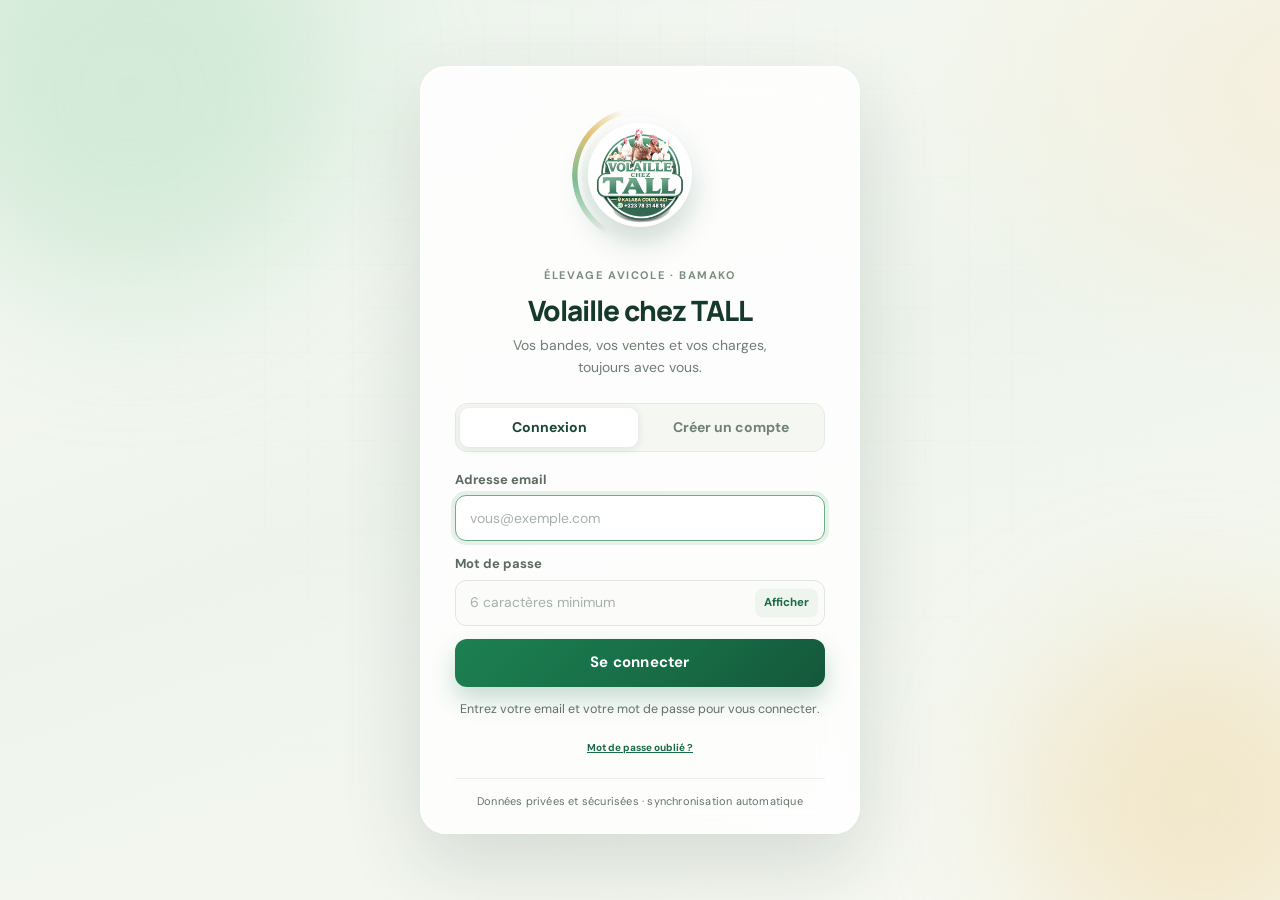
<file: index.html>
<!doctype html>
<html lang="fr">
  <head>
    <meta charset="UTF-8" />
    <meta name="viewport" content="width=device-width, initial-scale=1, viewport-fit=cover" />
    <meta name="theme-color" content="#f5f7f2" />
    <meta name="description" content="Gestion d’élevage, de ventes et de charges de poulets de chair." />
    <meta name="apple-mobile-web-app-capable" content="yes" />
    <meta name="apple-mobile-web-app-status-bar-style" content="black-translucent" />
    <meta name="apple-mobile-web-app-title" content="Volaille chez TALL" />
    <meta name="mobile-web-app-capable" content="yes" />
    <link rel="icon" href="./icons/volaille-chez-tall-192.png" type="image/png" sizes="192x192" />
    <link rel="apple-touch-icon" sizes="180x180" href="./icons/volaille-chez-tall-180.png" />
    <link rel="apple-touch-icon" sizes="192x192" href="./icons/volaille-chez-tall-192.png" />
    <link rel="manifest" href="./manifest.webmanifest" />
    <link rel="preload" as="image" href="./icons/volaille-chez-tall-512.png" imagesrcset="./icons/volaille-chez-tall-logo.png 96w, ./icons/volaille-chez-tall-192.png 192w, ./icons/volaille-chez-tall-512.png 512w" imagesizes="(max-width: 480px) 88px, 104px" fetchpriority="high" />
    <link rel="stylesheet" href="./styles.css" />
    <title>Volaille chez TALL — Gestion avicole</title>
  </head>
  <body>
    <div class="ios-install" id="ios-install" role="dialog" aria-live="polite" aria-label="Installer l’application sur l’écran d’accueil" hidden>
      <div class="ios-install-icon" aria-hidden="true">
        <svg viewBox="0 0 24 24"><path d="M12 16V3m0 0 4 4m-4-4L8 7"/><path d="M5 12v7a2 2 0 0 0 2 2h10a2 2 0 0 0 2-2v-7"/></svg>
      </div>
      <div class="ios-install-copy">
        <strong>Installer Volaille chez TALL</strong>
        <p>Appuyez sur l’icône Partager de Safari, puis sur « Sur l’écran d’accueil ».</p>
      </div>
      <button class="ios-install-close" type="button" aria-label="Masquer ce conseil" data-dismiss-ios-install>×</button>
    </div>

    <div class="auth-screen" id="auth-screen">
      <div class="auth-ambience" aria-hidden="true">
        <span class="auth-glow auth-glow-a"></span>
        <span class="auth-glow auth-glow-b"></span>
        <span class="auth-grid"></span>
      </div>
      <main class="auth-card">
        <div class="auth-brand">
          <div class="auth-emblem">
            <span class="auth-ring" aria-hidden="true"></span>
            <span class="auth-ring auth-ring-2" aria-hidden="true"></span>
            <span class="auth-logo-glow" aria-hidden="true"></span>
            <img class="auth-logo" src="./icons/volaille-chez-tall-512.png" srcset="./icons/volaille-chez-tall-logo.png 96w, ./icons/volaille-chez-tall-192.png 192w, ./icons/volaille-chez-tall-512.png 512w" sizes="(max-width: 480px) 88px, 104px" alt="Logo Volaille chez TALL" width="104" height="104" decoding="async" fetchpriority="high" />
          </div>
          <p class="auth-eyebrow">Élevage avicole · Bamako</p>
          <h1>Volaille chez TALL</h1>
          <p class="auth-tagline">Vos bandes, vos ventes et vos charges, toujours avec vous.</p>
        </div>
        <div class="auth-tabs" role="tablist" aria-label="Connexion ou création de compte" data-auth-step="login">
          <button class="auth-tab active" type="button" role="tab" aria-selected="true" data-auth-tab="signin">Connexion</button>
          <button class="auth-tab" type="button" role="tab" aria-selected="false" data-auth-tab="signup">Créer un compte</button>
        </div>
        <form class="auth-form" id="auth-form" data-auth-step="login" onsubmit="return false" novalidate>
          <div class="auth-field">
            <label for="auth-identifier">Adresse email</label>
            <input id="auth-identifier" name="identifier" type="email" inputmode="email" autocomplete="username" placeholder="vous@exemple.com" required />
          </div>
          <div class="auth-field" data-signup-only hidden>
            <label for="auth-whatsapp">Numéro WhatsApp *</label>
            <input id="auth-whatsapp" name="whatsapp" type="tel" inputmode="tel" autocomplete="tel" maxlength="24" placeholder="+223 78 31 48 18" aria-required="true" aria-describedby="auth-whatsapp-hint" />
            <small class="auth-field-hint" id="auth-whatsapp-hint">Format international requis. Les alertes de commandes seront envoyées à ce numéro.</small>
          </div>
          <div class="auth-field">
            <label for="auth-password">Mot de passe</label>
            <div class="auth-password">
              <input id="auth-password" name="password" type="password" autocomplete="current-password" minlength="6" placeholder="6 caractères minimum" required />
              <button type="button" id="auth-toggle-password" aria-label="Afficher le mot de passe">Afficher</button>
            </div>
          </div>
          <p class="auth-error" id="auth-error" role="alert" hidden></p>
          <button class="auth-submit" id="auth-submit" type="submit">
            <span class="auth-spinner" id="auth-spinner" hidden aria-hidden="true"></span>
            <span id="auth-submit-label">Se connecter</span>
          </button>
          <p class="auth-hint" id="auth-hint">Entrez votre email et votre mot de passe pour vous connecter.</p>
          <p class="auth-link-row" data-signin-only hidden><button type="button" class="link-button" id="auth-forgot-password">Mot de passe oublié ?</button></p>
        </form>
        <div class="auth-form auth-recovery" id="auth-recovery" hidden>
          <h2>Réinitialiser le mot de passe</h2>
          <p class="auth-hint">Choisissez un nouveau mot de passe pour votre compte.</p>
          <div class="auth-field">
            <label for="recovery-password">Nouveau mot de passe</label>
            <div class="auth-password">
              <input id="recovery-password" type="password" minlength="6" placeholder="6 caractères minimum" required />
              <button type="button" id="recovery-toggle-password" aria-label="Afficher le mot de passe">Afficher</button>
            </div>
          </div>
          <div class="auth-field">
            <label for="recovery-password-confirm">Confirmer le mot de passe</label>
            <input id="recovery-password-confirm" type="password" minlength="6" placeholder="Répétez le mot de passe" required />
          </div>
          <p class="auth-error" id="recovery-error" role="alert" hidden></p>
          <button class="auth-submit" id="recovery-submit" type="button">
            <span id="recovery-submit-label">Enregistrer le nouveau mot de passe</span>
          </button>
          <p class="auth-hint"><button type="button" class="link-button" id="recovery-back">Retour à la connexion</button></p>
        </div>
        <p class="auth-foot">Données privées et sécurisées · synchronisation automatique</p>
      </main>
    </div>

    <div class="app-shell">
      <aside class="sidebar" aria-label="Navigation principale">
        <a class="brand" href="#dashboard" aria-label="Volaille chez TALL, accueil">
          <img class="brand-mark" src="./icons/volaille-chez-tall-192.png" srcset="./icons/volaille-chez-tall-logo.png 96w, ./icons/volaille-chez-tall-192.png 192w, ./icons/volaille-chez-tall-512.png 512w" sizes="48px" alt="" width="48" height="48" decoding="async" />
          <span class="brand-copy"><strong>Volaille chez TALL</strong><small>Gestion avicole</small></span>
        </a>
        <div class="nav-caption">EXPLOITATION</div>
        <nav class="nav-list" id="main-nav" role="tablist" aria-label="Sections de l’exploitation">
          <button class="nav-item active" id="tab-dashboard" role="tab" aria-selected="true" aria-controls="page-container" tabindex="0" data-page="dashboard"><span class="nav-icon" data-icon="dashboard"></span><span>Accueil</span></button>
          <button class="nav-item" id="tab-bands" role="tab" aria-selected="false" aria-controls="page-container" tabindex="-1" data-page="bands"><span class="nav-icon" data-icon="bands"></span><span>Bandes</span><span class="nav-count" id="band-count">0</span></button>
          <button class="nav-item" id="tab-daily" role="tab" aria-selected="false" aria-controls="page-container" tabindex="-1" data-page="daily"><span class="nav-icon" data-icon="daily"></span><span>Suivi</span></button>

          <button class="nav-item" id="tab-sales" role="tab" aria-selected="false" aria-controls="page-container" tabindex="-1" data-page="sales"><span class="nav-icon" data-icon="sales"></span><span>Ventes</span></button>
          <button class="nav-item" id="tab-orders" role="tab" aria-selected="false" aria-controls="page-container" tabindex="-1" data-page="orders"><span class="nav-icon" data-icon="orders"></span><span>Commandes</span><span class="nav-count" id="order-count" hidden></span></button>
          <button class="nav-item" id="tab-expenses" role="tab" aria-selected="false" aria-controls="page-container" tabindex="-1" data-page="expenses"><span class="nav-icon" data-icon="expenses"></span><span>Charges</span></button>
          <button class="nav-item" id="tab-annual" role="tab" aria-selected="false" aria-controls="page-container" tabindex="-1" data-page="annual"><span class="nav-icon" data-icon="stats"></span><span>Statistiques annuelles</span></button>
        </nav>
        <div class="sidebar-bottom">
          <button class="profile-button" type="button" data-action="account" title="Mon compte et synchronisation">
            <span class="avatar" id="profile-avatar">VT</span>
            <span><strong id="profile-name">Mon compte</strong><small id="profile-email">Synchronisation</small></span>
            <span class="profile-chevron" aria-hidden="true">⋯</span>
          </button>
          <button class="secondary-button sidebar-logout" type="button" data-action="logout" title="Se déconnecter">Se déconnecter</button>
          <button class="secondary-button sidebar-restore" type="button" data-action="restore-app" title="Restaurer l’application et tout le travail">Restaurer l’application</button>
          <div class="offline-card">
            <span class="offline-dot"></span>
            <div><strong id="connection-label">Synchronisation sécurisée</strong><small id="sync-label">Compte TALL</small></div>
          </div>
        </div>
      </aside>

      <main class="main-content">
        <header class="topbar">
          <div class="breadcrumb"><span>Exploitation</span><span class="breadcrumb-slash">/</span><strong id="page-title">Vue d’ensemble</strong></div>
          <div class="topbar-actions">
            <span class="today-label" id="today-label"></span>
            <button class="icon-button topbar-search" type="button" data-action="search" title="Rechercher" aria-label="Rechercher dans l’application"><span data-icon="search"></span></button>
          <button class="icon-button mobile-account" type="button" data-action="account" title="Mon compte" aria-label="Ouvrir mon compte"><span id="topbar-avatar">VT</span></button>
          </div>
        </header>
        <div class="page-container" id="page-container" role="tabpanel" aria-labelledby="tab-dashboard" tabindex="0" aria-live="polite"></div>
      </main>
    </div>

    <dialog class="app-dialog" id="app-dialog" aria-labelledby="dialog-title">
      <div id="dialog-content"></div>
    </dialog>
    <div class="toast-region" id="toast-region" role="status" aria-live="polite"></div>
    <script src="./supabase-config.js"></script>
    <script type="module" src="./app.js"></script>
  </body>
</html>
</file>
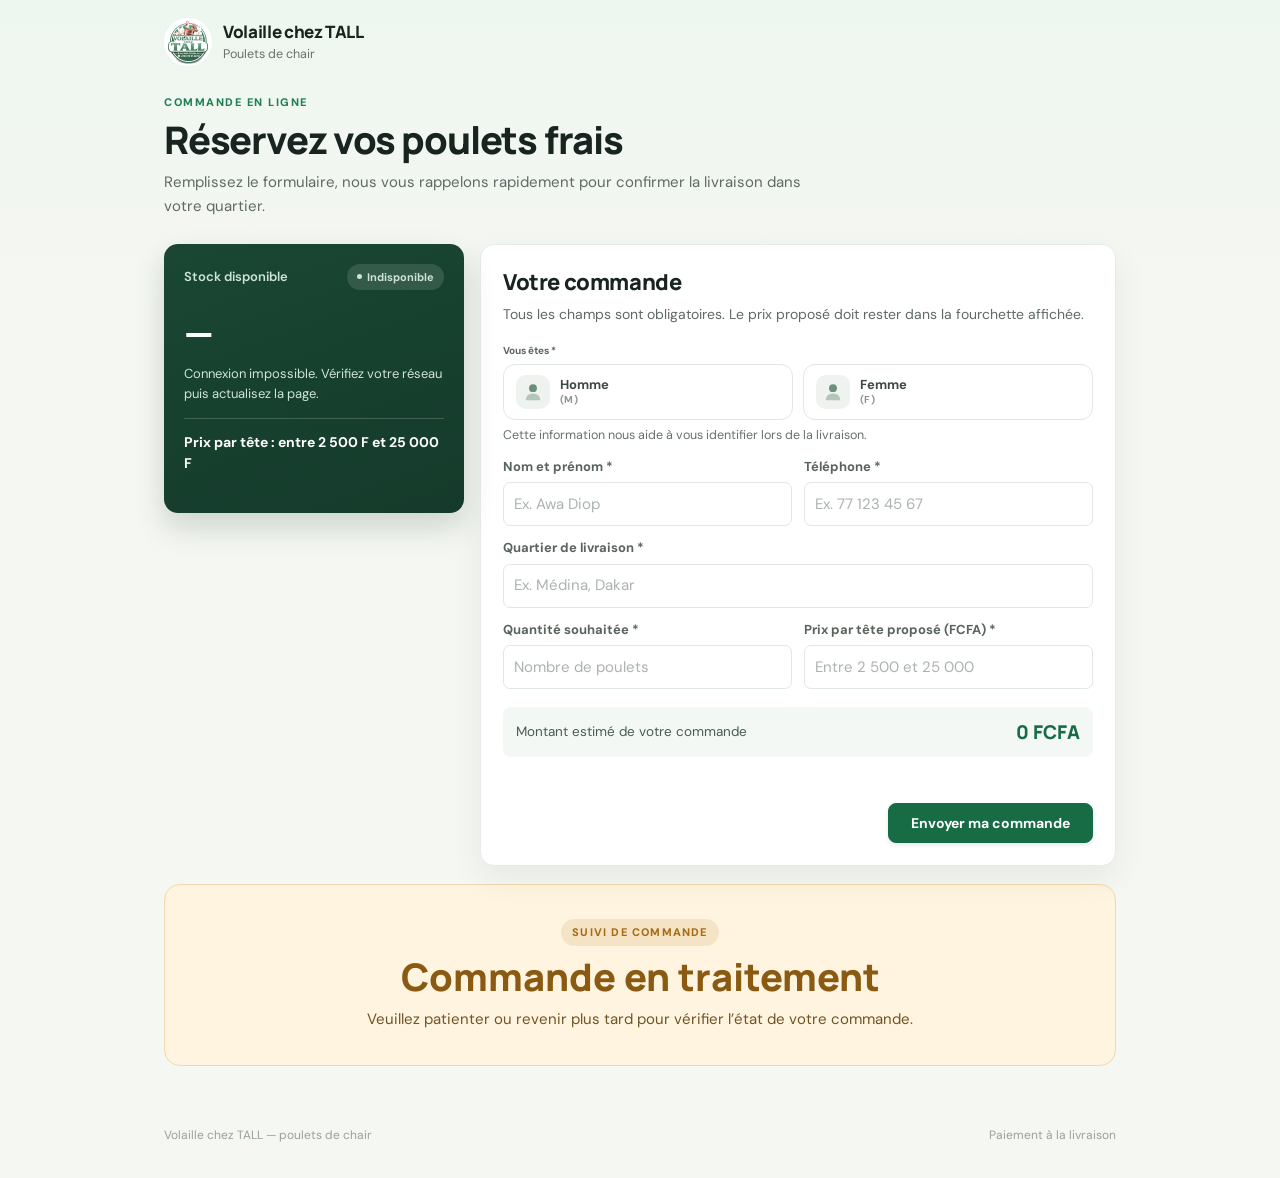
<file: commander.html>
<!doctype html>
<html lang="fr">
  <head>
    <meta charset="UTF-8" />
    <meta name="viewport" content="width=device-width, initial-scale=1, viewport-fit=cover" />
    <meta name="theme-color" content="#f5f7f2" />
    <meta name="description" content="Commandez vos poulets de chair chez Volaille chez TALL. Stock et prix en temps réel." />
    <meta name="apple-mobile-web-app-capable" content="yes" />
    <meta name="apple-mobile-web-app-status-bar-style" content="black-translucent" />
    <meta name="apple-mobile-web-app-title" content="Volaille chez TALL" />
    <meta name="mobile-web-app-capable" content="yes" />
    <link rel="icon" href="./icons/volaille-chez-tall-192.png" type="image/png" sizes="192x192" />
    <link rel="apple-touch-icon" sizes="180x180" href="./icons/volaille-chez-tall-180.png" />
    <link rel="apple-touch-icon" sizes="192x192" href="./icons/volaille-chez-tall-192.png" />
    <link rel="manifest" href="./manifest.webmanifest" />
    <link rel="stylesheet" href="./styles.css" />
    <title>Commander — Volaille chez TALL</title>
  </head>
  <body class="order-body">
    <div class="ios-install" id="ios-install" role="dialog" aria-live="polite" aria-label="Installer l’application sur l’écran d’accueil" hidden>
      <div class="ios-install-icon" aria-hidden="true">
        <svg viewBox="0 0 24 24"><path d="M12 16V3m0 0 4 4m-4-4L8 7"/><path d="M5 12v7a2 2 0 0 0 2 2h10a2 2 0 0 0 2-2v-7"/></svg>
      </div>
      <div class="ios-install-copy">
        <strong>Installer Volaille chez TALL</strong>
        <p>Appuyez sur l’icône Partager de Safari, puis sur « Sur l’écran d’accueil ».</p>
      </div>
      <button class="ios-install-close" type="button" aria-label="Masquer ce conseil" data-dismiss-ios-install>×</button>
    </div>

    <header class="order-topbar">
      <a class="brand order-brand" href="./commander.html" aria-label="Volaille chez TALL, commander">
        <img class="brand-mark" src="./icons/volaille-chez-tall-192.png" srcset="./icons/volaille-chez-tall-logo.png 96w, ./icons/volaille-chez-tall-192.png 192w, ./icons/volaille-chez-tall-512.png 512w" sizes="48px" alt="" width="48" height="48" decoding="async" />
        <span class="brand-copy"><strong>Volaille chez TALL</strong><small>Poulets de chair</small></span>
      </a>
    </header>

    <main class="order-main">
      <section class="order-hero">
        <p class="order-eyebrow">Commande en ligne</p>
        <h1>Réservez vos poulets frais</h1>
        <p class="order-intro">Remplissez le formulaire, nous vous rappelons rapidement pour confirmer la livraison dans votre quartier.</p>
      </section>

      <section class="order-grid">
        <article class="order-stock" aria-live="polite" id="stock-card">
          <div class="order-stock-head">
            <span class="order-stock-label">Stock disponible</span>
            <span class="status-pill neutral" id="stock-state">Chargement…</span>
          </div>
          <strong class="order-stock-value" id="stock-value">—</strong>
          <p class="order-stock-note" id="stock-note">Vérification du stock en cours…</p>
          <p class="order-band" id="band-name" hidden></p>
          <p class="order-price-range" id="price-range">Prix par tête : entre 2 500 F et 25 000 F</p>
          <p class="order-updated" id="stock-updated"></p>
        </article>

        <article class="order-card" id="form-card">
          <h2>Votre commande</h2>
          <p class="order-card-intro" id="form-intro">Tous les champs sont obligatoires. Le prix proposé doit rester dans la fourchette affichée.</p>
          <form id="order-form" novalidate>
            <div class="order-fields">
              <div class="field full">
                <span class="field-label" id="gender-label">Vous êtes *</span>
                <div class="gender-choice" role="radiogroup" aria-labelledby="gender-label">
                  <label class="gender-option" data-gender="M">
                    <input type="radio" name="client_gender" value="M" required />
                    <span class="gender-option-icon" aria-hidden="true"><svg viewBox="0 0 24 24"><circle cx="12" cy="7.8" r="4.3" fill="currentColor"/><path d="M12 13.7c-4.6 0-7.9 3-7.9 7.3h15.8c0-4.3-3.3-7.3-7.9-7.3Z" fill="currentColor" opacity=".45"/></svg></span>
                    <span class="gender-option-text"><strong>Homme</strong><small>(M)</small></span>
                  </label>
                  <label class="gender-option" data-gender="F">
                    <input type="radio" name="client_gender" value="F" required />
                    <span class="gender-option-icon" aria-hidden="true"><svg viewBox="0 0 24 24"><circle cx="12" cy="7.8" r="4.3" fill="currentColor"/><path d="M12 13.7c-4.6 0-7.9 3-7.9 7.3h15.8c0-4.3-3.3-7.3-7.9-7.3Z" fill="currentColor" opacity=".45"/></svg></span>
                    <span class="gender-option-text"><strong>Femme</strong><small>(F)</small></span>
                  </label>
                </div>
                <small class="field-hint">Cette information nous aide à vous identifier lors de la livraison.</small>
              </div>
              <div class="field">
                <label for="order-name">Nom et prénom *</label>
                <input id="order-name" name="client_name" autocomplete="name" maxlength="120" required placeholder="Ex. Awa Diop" />
              </div>
              <div class="field">
                <label for="order-phone">Téléphone *</label>
                <input id="order-phone" name="client_phone" type="tel" inputmode="tel" autocomplete="tel" maxlength="30" required placeholder="Ex. 77 123 45 67" />
              </div>
              <div class="field full">
                <label for="order-neighborhood">Quartier de livraison *</label>
                <input id="order-neighborhood" name="neighborhood" maxlength="120" required placeholder="Ex. Médina, Dakar" />
              </div>
              <div class="field">
                <label for="order-quantity">Quantité souhaitée *</label>
                <input id="order-quantity" name="quantity" type="number" inputmode="numeric" min="1" step="1" required placeholder="Nombre de poulets" />
                <small class="field-hint" id="quantity-hint"></small>
              </div>
              <div class="field">
                <label for="order-price" id="price-label">Prix par tête proposé (FCFA) *</label>
                <input id="order-price" name="price_per_head" type="number" inputmode="numeric" min="2500" max="25000" step="50" required placeholder="Entre 2 500 et 25 000" />
                <p class="order-fixed-price" id="order-fixed-price" hidden></p>
                <small class="field-hint" id="price-hint"></small>
              </div>
              <div class="cost-preview full">
                <span>Montant estimé de votre commande</span>
                <strong id="order-total">0 FCFA</strong>
              </div>
            </div>
            <p class="order-hint" id="form-hint" role="status" aria-live="polite"></p>
            <div class="order-actions">
              <button class="primary-button order-submit" type="submit" id="order-submit">Envoyer ma commande</button>
            </div>
          </form>
        </article>

        <article class="order-card order-thanks" id="thanks-card" hidden>
          <div class="order-thanks-icon" aria-hidden="true">✓</div>
          <h2 id="thanks-title">Merci infiniment !</h2>
          <p id="thanks-message">Votre commande a bien été reçue. Nous vous contactons très vite pour confirmer la livraison.</p>
          <p class="order-thanks-recap" id="thanks-recap"></p>
          <a class="primary-button order-whatsapp" id="thanks-whatsapp" href="#" target="_blank" rel="noopener" hidden>Prévenir le gestionnaire sur WhatsApp</a>
          <button class="secondary-button" type="button" id="thanks-again">Passer une autre commande</button>
        </article>

        <article class="order-card order-soldout" id="soldout-card" hidden>
          <div class="order-soldout-icon" aria-hidden="true">!</div>
          <h2>Stock épuisé</h2>
          <p id="soldout-message">Désolé, le stock est actuellement épuisé.</p>
          <p class="order-card-intro">Revenez un peu plus tard : de nouveaux poulets arrivent régulièrement. Vous pouvez aussi nous appeler directement.</p>
        </article>

        <article class="order-card order-unavailable" id="unavailable-card" hidden>
          <h2>Commandes bientôt disponibles</h2>
          <p>Le service de commande en ligne n’est pas encore activé. Merci de nous contacter directement.</p>
        </article>
      </section>

      <section class="order-track" id="track-card" data-state="en_attente" hidden aria-live="polite">
        <span class="order-track-badge" id="track-badge">Suivi de commande</span>
        <strong class="order-track-title" id="track-title">Commande en traitement</strong>
        <p class="order-track-text" id="track-text">Veuillez patienter ou revenir plus tard pour vérifier l’état de votre commande.</p>
        <p class="order-track-recap" id="track-recap"></p>
      </section>
    </main>

    <footer class="order-footer">
      <span>Volaille chez TALL — poulets de chair</span>
      <span>Paiement à la livraison</span>
    </footer>

    <script src="./supabase-config.js"></script>
    <script src="./commander.js"></script>
  </body>
</html>
</file>
<file: styles.css>
@import url('https://fonts.googleapis.com/css2?family=DM+Sans:wght@400;500;600;700&family=Manrope:wght@500;600;700;800&display=swap');

:root {
  color-scheme: light;
  --green-950: #153a2b;
  --green-900: #194733;
  --green-800: #176b45;
  --green-700: #1d8052;
  --green-100: #e7f2eb;
  --green-50: #f3f8f4;
  --ink: #1d2924;
  --muted: #78827c;
  --line: #e8ece8;
  --canvas: #f5f7f2;
  --surface: #fff;
  --amber: #a76b14;
  --amber-bg: #fff4df;
  --red: #bd4d43;
  --red-bg: #fff0ee;
  --shadow: 0 12px 32px rgba(27, 55, 39, .07);
  font-family: 'DM Sans', sans-serif;
  font-synthesis: none;
  text-rendering: optimizeLegibility;
}

* { box-sizing: border-box; }
body { margin: 0; background: var(--canvas); color: var(--ink); min-width: 0; }
button, input, select, textarea { font: inherit; }
button { cursor: pointer; }
button:focus-visible, input:focus-visible, select:focus-visible, textarea:focus-visible { outline: 3px solid #86c3a0; outline-offset: 2px; }
.app-shell { min-height: 100vh; }

.sidebar {
  width: 252px; position: fixed; inset: 0 auto 0 0; z-index: 4; display: flex; flex-direction: column;
  padding: 27px 17px 18px; background: #fff; border-right: 1px solid var(--line);
}
.brand { display: flex; align-items: center; gap: 11px; padding: 0 10px 31px; text-decoration: none; color: inherit; }
.brand-mark {
  width: 48px; height: 48px; flex: 0 0 48px; display: block; border-radius: 50%;
  object-fit: contain; object-position: center; background: #fff;
  image-rendering: -webkit-optimize-contrast;
  -ms-interpolation-mode: bicubic;
}
.brand-copy { display: grid; gap: 2px; }
.brand-copy strong { font: 800 14px 'Manrope', sans-serif; letter-spacing: -.35px; }
.brand-copy small { color: var(--muted); font-size: 11px; }
.nav-caption { padding: 0 12px 10px; color: #a1a9a4; font-size: 9px; font-weight: 700; letter-spacing: 1.3px; }
.nav-list { display: grid; gap: 5px; }
.nav-item {
  border: 0; width: 100%; min-height: 45px; display: flex; align-items: center; gap: 12px; padding: 0 12px;
  border-radius: 9px; background: transparent; color: #616d66; text-align: left; font-size: 12px; font-weight: 600; transition: background .18s, color .18s;
}
.nav-item:hover { background: #f6f8f6; color: var(--green-800); }
.nav-item.active { background: var(--green-50); color: var(--green-800); }
.nav-item[aria-selected="true"] { box-shadow: inset 2px 0 0 var(--green-800); }
.nav-item:active, .icon-button:active, .secondary-button:active { background-color: var(--green-100); }
.nav-icon { display: inline-flex; width: 18px; height: 18px; color: currentColor; }
.nav-icon svg, .icon-button svg { width: 100%; height: 100%; fill: none; stroke: currentColor; stroke-width: 1.7; stroke-linecap: round; stroke-linejoin: round; }
.nav-count { margin-left: auto; color: #939c96; font-size: 10px; }
.sidebar-bottom { margin-top: auto; }
.offline-card { display: flex; align-items: center; gap: 9px; margin: 0 4px 16px; padding: 12px 10px; border: 1px solid #e8eee8; border-radius: 10px; background: #fbfcfb; }
.offline-dot { width: 8px; height: 8px; flex: 0 0 auto; border-radius: 50%; background: #39a36e; box-shadow: 0 0 0 3px #e5f4eb; }
.offline-dot.offline { background: #d49834; box-shadow: 0 0 0 3px #fff3da; }
.offline-card div, .profile-button > span:nth-child(2) { display: grid; gap: 3px; }
.offline-card strong { font-size: 10px; font-weight: 700; }
.offline-card small, .profile-button small { color: var(--muted); font-size: 9px; }
.profile-button { width: 100%; display: flex; align-items: center; gap: 9px; padding: 10px 6px; border: 0; border-top: 1px solid var(--line); background: transparent; text-align: left; color: var(--ink); }
.avatar { width: 32px; height: 32px; display: grid; place-items: center; border-radius: 50%; background: #e8f1e9; color: var(--green-800); font-size: 10px; font-weight: 800; }
.profile-button strong { font-size: 10px; }
.profile-chevron { margin-left: auto; color: var(--muted); font-size: 18px; letter-spacing: 1px; }

.main-content { min-height: 100vh; margin-left: 252px; }
.topbar { height: 76px; display: flex; align-items: center; justify-content: space-between; gap: 16px; padding: 0 34px; background: rgba(255,255,255,.82); border-bottom: 1px solid var(--line); }
.breadcrumb { display: flex; align-items: center; gap: 10px; font-size: 11px; color: var(--muted); white-space: nowrap; }
.breadcrumb strong { color: var(--ink); font-size: 12px; font-weight: 700; }
.breadcrumb-slash { color: #c4cbc6; }
.topbar-actions { display: flex; align-items: center; gap: 13px; }
.today-label { margin-right: 4px; color: #78827c; font-size: 10px; }
.icon-button { min-height: 38px; display: inline-flex; align-items: center; justify-content: center; gap: 8px; padding: 0 11px; border: 1px solid var(--line); border-radius: 8px; background: #fff; color: #56635b; font-size: 10px; font-weight: 600; transition: background .18s, border-color .18s; }
.icon-button:hover { border-color: #b7d4c0; background: var(--green-50); }
.icon-button [data-icon] { display: inline-flex; width: 15px; height: 15px; }
.icon-button:disabled { cursor: not-allowed; opacity: .62; }
.icon-button:disabled:hover { border-color: var(--line); background: #fff; }
.settings-shortcut [data-icon] { width: 16px; height: 16px; }
.pending-badge { min-width: 17px; height: 17px; display: grid; place-items: center; padding: 0 4px; border-radius: 10px; background: #f0f3f0; color: #657069; font-size: 9px; }
.pending-badge.has-pending { background: var(--amber-bg); color: #986113; }
.primary-button { min-height: 38px; display: inline-flex; align-items: center; justify-content: center; gap: 7px; padding: 0 14px; border: 1px solid var(--green-800); border-radius: 8px; background: var(--green-800); color: #fff; font-size: 10px; font-weight: 700; box-shadow: 0 2px 4px rgba(23,107,69,.13); transition: background .18s, transform .18s; }
.primary-button:hover { background: var(--green-900); }
.primary-button:active { transform: translateY(1px); }
.primary-button:disabled { cursor: not-allowed; opacity: .62; box-shadow: none; }
.plus { font-size: 16px; font-weight: 400; line-height: 1; }
.page-container { max-width: 1440px; margin: 0 auto; padding: 28px 34px 50px; }
.page-container:focus { outline: none; }

.page-heading { display: flex; align-items: flex-start; justify-content: space-between; gap: 16px; margin-bottom: 24px; }
.page-heading h1 { margin: 0 0 5px; font: 800 22px 'Manrope', sans-serif; letter-spacing: -.7px; }
.page-heading p { margin: 0; color: var(--muted); font-size: 11px; }
.section-title { margin: 0; font: 700 13px 'Manrope', sans-serif; letter-spacing: -.2px; }
.section-subtitle { margin: 5px 0 0; color: var(--muted); font-size: 10px; }
.metrics-grid { display: grid; grid-template-columns: repeat(4, minmax(0, 1fr)); gap: 13px; margin-bottom: 17px; }
.metric-card { min-height: 119px; padding: 15px 16px; border: 1px solid var(--line); border-radius: 11px; background: var(--surface); }
.metric-top { display: flex; align-items: center; justify-content: space-between; color: #76817a; font-size: 10px; font-weight: 600; }
.metric-icon { width: 29px; height: 29px; display: grid; place-items: center; border-radius: 9px; background: var(--green-50); color: var(--green-800); }
.metric-icon svg { width: 16px; height: 16px; fill: none; stroke: currentColor; stroke-width: 1.7; stroke-linecap: round; stroke-linejoin: round; }
.metric-value { margin: 14px 0 4px; font: 800 23px 'Manrope', sans-serif; letter-spacing: -.8px; }
.metric-note { color: #919a94; font-size: 9px; }
.metric-note.positive { color: #268352; }
.dashboard-grid { display: grid; grid-template-columns: minmax(0, 1.55fr) minmax(260px, .8fr); gap: 15px; margin-bottom: 16px; }
.panel { border: 1px solid var(--line); border-radius: 11px; background: var(--surface); }
.panel-header { min-height: 59px; display: flex; align-items: center; justify-content: space-between; gap: 12px; padding: 13px 17px; border-bottom: 1px solid #eff1ef; }
.panel-header h2 { margin: 0; font: 700 12px 'Manrope', sans-serif; }
.panel-header p { margin: 4px 0 0; color: var(--muted); font-size: 9px; }
.text-button { padding: 6px 0; border: 0; background: none; color: var(--green-800); font-size: 10px; font-weight: 700; }
.text-button:hover { text-decoration: underline; }
.chart-area { height: 180px; display: flex; align-items: flex-end; justify-content: space-around; gap: 11px; padding: 18px 22px 13px; }
.chart-column { height: 100%; flex: 1; display: flex; flex-direction: column; align-items: center; justify-content: flex-end; gap: 9px; }
.chart-value { color: #9aa39d; font-size: 8px; }
.chart-bar-track { width: min(28px, 70%); height: 108px; display: flex; align-items: flex-end; overflow: hidden; border-radius: 6px; background: #f2f5f2; }
.chart-bar { width: 100%; min-height: 3px; border-radius: 6px 6px 2px 2px; background: #7fbd91; transition: height .25s; }
.chart-empty { align-self: center; margin: auto; color: #969f99; font-size: 10px; }
.table-panel { overflow: hidden; }
.table-wrap { width: 100%; overflow-x: auto; }
table { width: 100%; border-collapse: collapse; text-align: left; }
th { padding: 11px 16px; background: #fbfcfb; color: #87918a; font-size: 8px; font-weight: 700; letter-spacing: .45px; text-transform: uppercase; white-space: nowrap; }
td { padding: 13px 16px; border-top: 1px solid #f0f2f0; color: #4a5750; font-size: 10px; white-space: nowrap; }
tbody tr:hover { background: #fcfdfc; }
.primary-cell { color: var(--ink); font-weight: 700; }
.secondary-cell { display: block; margin-top: 3px; color: #929b95; font-size: 9px; font-weight: 400; }
.status-pill { display: inline-flex; align-items: center; gap: 5px; padding: 4px 8px; border-radius: 20px; background: var(--green-50); color: #26764b; font-size: 8px; font-weight: 700; }
.status-pill::before { width: 5px; height: 5px; border-radius: 50%; background: currentColor; content: ''; }
.status-pill.warning { background: var(--amber-bg); color: #986113; }
.status-pill.neutral { background: #f0f2f0; color: #68736c; }
.empty-state { padding: 34px 18px; text-align: center; color: #8a948d; }
.empty-state strong { display: block; margin-bottom: 5px; color: #546159; font-size: 11px; }
.empty-state p { margin: 0 0 14px; font-size: 10px; }
.empty-inline { padding: 24px 12px; color: #8a948d; font-size: 10px; text-align: center; }
.search-input { width: min(240px, 45vw); min-height: 36px; padding: 0 11px; border: 1px solid var(--line); border-radius: 8px; background: #fff; color: var(--ink); font-size: 10px; }
.heading-actions { display: flex; gap: 8px; align-items: center; }
.low-stock { color: var(--red); font-weight: 700; }

.app-dialog { width: min(560px, calc(100vw - 28px)); max-height: min(90vh, 780px); padding: 0; border: 0; border-radius: 14px; background: #fff; box-shadow: 0 24px 80px rgba(16, 36, 24, .24); }
.app-dialog::backdrop { background: rgba(17, 32, 24, .43); backdrop-filter: blur(2px); }
.dialog-head { display: flex; align-items: flex-start; justify-content: space-between; padding: 21px 23px 15px; border-bottom: 1px solid var(--line); }
.dialog-head h2 { margin: 0 0 5px; font: 800 17px 'Manrope', sans-serif; }
.dialog-head p { margin: 0; color: var(--muted); font-size: 10px; }
.dialog-close { width: 30px; height: 30px; border: 0; border-radius: 7px; background: #f4f6f4; color: #68746d; font-size: 18px; }
.dialog-form { max-height: calc(90vh - 100px); overflow: auto; padding: 17px 23px 22px; }
.form-grid { display: grid; grid-template-columns: 1fr 1fr; gap: 13px; }
.field { display: grid; gap: 6px; }
.field.full { grid-column: 1 / -1; }
.field label { color: #58645c; font-size: 10px; font-weight: 700; }
.field input, .field select, .field textarea { width: 100%; min-height: 39px; padding: 9px 10px; border: 1px solid #e1e7e2; border-radius: 7px; background: #fff; color: var(--ink); font-size: 11px; }
.field textarea { min-height: 75px; resize: vertical; }
.field input::placeholder, .field textarea::placeholder { color: #abb3ad; }
.field-hint { color: #8a948d; font-size: 9px; }
.cost-preview { grid-column: 1 / -1; display: flex; align-items: center; justify-content: space-between; padding: 12px 13px; border-radius: 8px; background: var(--green-50); color: #4c5c51; font-size: 10px; }
.cost-preview strong { color: var(--green-800); font: 800 15px 'Manrope', sans-serif; }
.dialog-actions { display: flex; justify-content: flex-end; gap: 8px; margin-top: 18px; }
.secondary-button { min-height: 37px; padding: 0 13px; border: 1px solid var(--line); border-radius: 7px; background: #fff; color: #59655d; font-size: 10px; font-weight: 600; }
.danger-button { color: var(--red); border-color: #f0d7d4; background: var(--red-bg); }
.toast-region { position: fixed; right: 20px; bottom: 20px; z-index: 20; display: grid; gap: 8px; }
.toast { max-width: min(380px, calc(100vw - 40px)); padding: 12px 15px; border: 1px solid #dce8df; border-radius: 9px; background: #fff; box-shadow: var(--shadow); color: #34443a; font-size: 11px; animation: toast-in .18s ease-out; }
.toast.error { border-color: #f0d7d4; color: #8e3831; }
@keyframes toast-in { from { opacity: 0; transform: translateY(5px); } to { opacity: 1; transform: translateY(0); } }
.sync-spinning svg { animation: spin 1s linear infinite; }
@keyframes spin { to { transform: rotate(360deg); } }

@media (min-width: 1500px) { .page-container { padding-right: 48px; padding-left: 48px; } }
@media (max-width: 1100px) {
  .sidebar { width: 218px; }
  .main-content { margin-left: 218px; }
  .topbar { padding: 0 22px; }
  .page-container { padding: 23px 22px 42px; }
  .metrics-grid { grid-template-columns: repeat(2, minmax(0, 1fr)); }
}
@media (max-width: 760px) {
  .sidebar {
    position: fixed; inset: auto 0 0 0; width: 100%; height: calc(68px + env(safe-area-inset-bottom));
    flex-direction: row; padding: 0 6px env(safe-area-inset-bottom); overflow: hidden;
    border-right: 0; border-top: 1px solid var(--line); background: #fff; z-index: 40;
    box-shadow: 0 -6px 18px rgba(22, 52, 37, .06);
  }
  .nav-item[data-page="daily"],
  .nav-item[data-page="sales"],
  .nav-item[data-page="annual"] { display: none; }
  .nav-item[data-page="dashboard"] { order: 1; }
  .nav-item[data-page="orders"] { order: 2; }
  .nav-item[data-page="expenses"] { order: 3; }
  .nav-item[data-page="bands"] { order: 4; }
  .brand, .nav-caption, .sidebar-bottom { display: none; }
  .nav-list { width: 100%; min-width: 0; display: flex; justify-content: space-between; gap: 0; }
  .nav-item { width: auto; min-width: 0; min-height: 52px; flex: 1 1 0; flex-direction: column; justify-content: center; gap: 3px; padding: 3px 1px; border-radius: 7px; font-size: 8px; }
  .nav-item > span:not(.nav-icon):not(.nav-count) { max-width: 100%; overflow-wrap: anywhere; text-align: center; line-height: 1.05; }
  .nav-icon { width: 17px; height: 17px; }
  .nav-count { display: none; }
  .main-content { margin-left: 0; padding-bottom: calc(73px + env(safe-area-inset-bottom)); }
  .topbar { height: 62px; padding: 0 15px; }
  .breadcrumb > span:first-child, .breadcrumb-slash { display: none; }
  .breadcrumb strong { font-size: 11px; }
  .topbar-actions { gap: 7px; }
  .today-label { display: none; }
  .sync-text { display: none; }
  .icon-button { width: 38px; min-height: 38px; padding: 0; gap: 3px; }
  .pending-badge { position: absolute; transform: translate(13px, -12px); }
  .top-add { min-height: 37px; padding: 0 10px; font-size: 9px; }
  .page-container { padding: 21px 14px 30px; }
  .page-heading { margin-bottom: 18px; }
  .page-heading h1 { font-size: 19px; }
  .page-heading p { max-width: 260px; line-height: 1.5; }
  .metrics-grid { gap: 9px; margin-bottom: 12px; }
  .metric-card { min-height: 107px; padding: 12px; }
  .metric-value { margin-top: 11px; font-size: 20px; }
  .metric-top { font-size: 9px; }
  .metric-icon { width: 26px; height: 26px; }
  .dashboard-grid { grid-template-columns: 1fr; gap: 12px; margin-bottom: 12px; }
  .panel-header { padding: 12px 13px; }
  .chart-area { height: 160px; padding: 15px 14px 11px; }
  .page-heading .primary-button { min-height: 35px; padding: 0 10px; font-size: 9px; }
  .heading-actions { gap: 5px; }
}
@media (max-width: 430px) {
  .nav-item { font-size: 7px; }
  .nav-icon { width: 16px; height: 16px; flex: 0 0 16px; }
  .metrics-grid { grid-template-columns: repeat(2, minmax(0, 1fr)); }
  .form-grid { grid-template-columns: 1fr; }
  .field.full, .cost-preview { grid-column: auto; }
  .dialog-head { padding-right: 16px; padding-left: 16px; }
  .dialog-form { padding-right: 16px; padding-left: 16px; }
  .topbar { padding: 0 11px; }
  .primary-button.top-add { gap: 4px; }
  .top-add-label, .settings-text { display: none; }
  .icon-button.settings-shortcut { width: 38px; min-height: 38px; padding: 0; }
  .top-add { width: 38px; padding: 0; }
}
@media (prefers-reduced-motion: reduce) {
  *, *::before, *::after { scroll-behavior: auto !important; animation-duration: .01ms !important; animation-iteration-count: 1 !important; transition-duration: .01ms !important; }
}

/* ---------- Mes Commandes (gérant) ---------- */
.status-pill.danger { background: var(--red-bg); color: var(--red); }
.secondary-button.danger-outline { color: var(--red); border-color: #f0d7d4; }
.orders-setup { display: grid; gap: 10px; padding: 18px 17px; color: var(--muted); font-size: 10px; line-height: 1.65; }
.orders-setup p { margin: 0; }
.orders-setup code { padding: 1px 5px; border-radius: 4px; background: #f1f4f1; color: var(--green-800); font-size: 10px; }
.orders-handled { color: var(--muted); font-size: 9px; }
.orders-error { margin: 0 0 12px; color: var(--red); font-size: 10px; }
.notice { margin: 0 0 13px; padding: 10px 12px; border-radius: 8px; background: var(--red-bg); color: #8f3f38; font-size: 10px; line-height: 1.5; }
.orders-table-actions { display: flex; flex-wrap: wrap; gap: 6px; }
.orders-table-actions .primary-button,
.orders-table-actions .secondary-button { min-height: 32px; padding: 0 10px; font-size: 9px; }
.orders-selling-note { margin: -4px 0 14px; padding: 10px 13px; border: 1px solid #dbe9df; border-radius: 9px; background: #f4faf6; color: #4a5750; font-size: 10px; line-height: 1.55; }
.orders-selling-note strong { color: var(--green-800); font-weight: 800; }
.orders-selling-note a { color: var(--green-800); font-weight: 700; }
.orders-selling-note .link-button { border: 0; padding: 0; background: none; color: var(--green-800); font: inherit; font-weight: 700; cursor: pointer; text-decoration: underline; }
.share-note { margin: 0; color: var(--muted); font-size: 10px; line-height: 1.55; }

/* ---------- Page publique de commande ---------- */
.order-body {
  min-height: 100vh;
  background: linear-gradient(180deg, #eef6f0 0, #f5f7f2 300px);
}
.order-topbar {
  max-width: 1040px; margin: 0 auto; padding: 18px clamp(16px, 4vw, 44px);
  display: flex; align-items: center; justify-content: space-between; gap: 16px;
}
.order-brand { padding: 0; }
.order-main { max-width: 1040px; margin: 0 auto; padding: 10px clamp(16px, 4vw, 44px) 44px; }
.order-hero { max-width: 640px; margin: 0 0 26px; }
.order-eyebrow { margin: 0 0 8px; color: var(--green-700); font-size: 9px; font-weight: 800; letter-spacing: 1.5px; text-transform: uppercase; }
.order-hero h1 { margin: 0 0 10px; font: 800 clamp(26px, 4.2vw, 38px)/1.08 'Manrope', sans-serif; letter-spacing: -1.2px; }
.order-intro { margin: 0; color: var(--muted); font-size: 12px; line-height: 1.6; }
.order-grid { display: grid; grid-template-columns: 300px minmax(0, 1fr); gap: 16px; align-items: start; }

.order-stock {
  position: sticky; top: 16px; padding: 20px; border-radius: 14px;
  background: linear-gradient(160deg, var(--green-900), var(--green-950)); color: #fff;
  box-shadow: 0 14px 30px rgba(21, 58, 43, .18);
}
.order-stock-head { display: flex; align-items: center; justify-content: space-between; gap: 10px; font-size: 10px; font-weight: 600; color: #cfe4d8; }
.order-stock .status-pill { background: rgba(255, 255, 255, .16); color: #eaf6ee; }
.order-stock .status-pill.warning { background: rgba(255, 190, 90, .24); color: #ffd9a2; }
.order-stock .status-pill.neutral { background: rgba(255, 255, 255, .12); color: #cfe4d8; }
.order-stock-value { display: block; margin: 16px 0 6px; font: 800 30px 'Manrope', sans-serif; letter-spacing: -1px; }
.order-stock-note { margin: 0; color: #cfe4d8; font-size: 10px; line-height: 1.55; }
.order-band { margin: 8px 0 0; color: #eaf6ee; font-size: 11px; font-weight: 700; letter-spacing: .2px; }
.order-price-range { margin: 14px 0 0; padding-top: 13px; border-top: 1px solid rgba(255, 255, 255, .18); font-size: 11px; font-weight: 700; }
.order-updated { min-height: 12px; margin: 7px 0 0; color: #a9c9b8; font-size: 9px; }

.order-card {
  padding: 22px; border: 1px solid var(--line); border-radius: 14px;
  background: var(--surface); box-shadow: var(--shadow);
}
.order-card h2 { margin: 0 0 6px; font: 800 18px 'Manrope', sans-serif; letter-spacing: -.4px; }
.order-card-intro { margin: 0 0 18px; color: var(--muted); font-size: 10px; line-height: 1.6; }
.order-fixed-price { margin: 0; padding: 13px 14px; border: 1px solid #cfe6d8; border-radius: 10px; background: var(--green-50); color: var(--green-800); font: 800 17px 'Manrope', sans-serif; letter-spacing: -.2px; }
.order-fields { display: grid; grid-template-columns: 1fr 1fr; gap: 12px; }
.order-actions { display: flex; justify-content: flex-end; margin-top: 18px; }
.order-submit { min-height: 44px; padding: 0 22px; font-size: 12px; }
.order-hint { min-height: 16px; margin: 12px 0 0; color: var(--muted); font-size: 10px; line-height: 1.5; }
.order-hint.error { color: var(--red); font-weight: 600; }

.order-thanks, .order-soldout, .order-unavailable { text-align: center; }
.order-thanks-icon, .order-soldout-icon {
  width: 54px; height: 54px; margin: 0 auto 14px; display: grid; place-items: center;
  border-radius: 50%; font-size: 26px; font-weight: 800;
}
.order-thanks-icon { background: var(--green-100); color: var(--green-800); }
.order-soldout-icon { background: var(--red-bg); color: var(--red); }
.order-thanks-recap { max-width: 440px; margin: 12px auto 18px; color: var(--muted); font-size: 10px; line-height: 1.65; }

/* Suivi de la commande, en bas de la page publique */
.order-track {
  margin-top: 18px; padding: clamp(22px, 4vw, 34px) clamp(18px, 4vw, 32px);
  display: grid; justify-items: center; gap: 9px; text-align: center;
  border: 1px solid #f0d9ab; border-radius: 16px; background: var(--amber-bg);
}
.order-track[data-state="validee"] { border-color: #b9dcc6; background: var(--green-100); }
.order-track[data-state="refusee"] { border-color: #f0d7d4; background: var(--red-bg); }
.order-track-badge {
  padding: 5px 11px; border-radius: 20px; background: rgba(167, 107, 20, 0.13);
  color: var(--amber); font-size: 9px; font-weight: 800; letter-spacing: 1.2px; text-transform: uppercase;
}
.order-track[data-state="validee"] .order-track-badge { background: rgba(23, 107, 69, 0.13); color: var(--green-800); }
.order-track[data-state="refusee"] .order-track-badge { background: rgba(189, 77, 67, 0.13); color: var(--red); }
.order-track-title { margin: 0; color: #8a5a12; font: 800 clamp(25px, 5.4vw, 38px)/1.15 'Manrope', sans-serif; }
.order-track[data-state="validee"] .order-track-title { color: var(--green-800); }
.order-track[data-state="refusee"] .order-track-title { color: var(--red); }
.order-track-text { max-width: 640px; margin: 0; color: #6f5426; font-size: clamp(12px, 2.4vw, 15px); line-height: 1.6; }
.order-track[data-state="validee"] .order-track-text { color: #2f5c45; }
.order-track[data-state="refusee"] .order-track-text { color: #8f3f38; }
.order-track-recap { margin: 3px 0 0; color: var(--muted); font-size: 10px; line-height: 1.6; }
.order-track-recap:empty { display: none; }

.order-footer {
  max-width: 1040px; margin: 0 auto; padding: 16px clamp(16px, 4vw, 44px) 34px;
  display: flex; justify-content: space-between; gap: 12px; color: #98a19a; font-size: 9px;
}

@media (max-width: 760px) {
  .order-body { background: linear-gradient(180deg, #eef6f0 0, #F7F5EE 320px); }
  .order-topbar { padding: 14px 16px 4px; }
  .order-brand .brand-copy strong { font-size: 15px; }
  .order-brand .brand-copy small { font-size: 10px; }
  .order-main { padding: 6px 16px 40px; }
  .order-hero { margin-bottom: 18px; }
  .order-eyebrow { font-size: 10px; letter-spacing: 1.2px; }
  .order-hero h1 { font-size: 24px; line-height: 1.22; letter-spacing: -.4px; margin-bottom: 8px; }
  .order-intro { font-size: 14px; line-height: 1.55; }
  .order-grid { grid-template-columns: 1fr; gap: 14px; }
  .order-stock { position: static; padding: 18px; border-radius: 16px; }
  .order-stock-head { font-size: 12px; }
  .order-stock-value { margin: 12px 0 4px; font-size: 34px; }
  .order-stock-note { font-size: 13px; line-height: 1.5; }
  .order-band { font-size: 13px; }
  .order-price-range { font-size: 14px; line-height: 1.45; }
  .order-updated { font-size: 11px; }
  .order-card { padding: 18px 16px; border-radius: 16px; }
  .order-card h2 { font-size: 20px; }
  .order-card-intro { margin-bottom: 16px; font-size: 13px; line-height: 1.55; }
  .order-fields { grid-template-columns: 1fr; gap: 14px; }
  .order-fields .full { grid-column: auto; }
  .order-fields .field label { font-size: 12px; }
  .order-fields .field input,
  .order-fields .field select { min-height: 50px; padding: 0 14px; border-radius: 10px; font-size: 16px; }
  .order-fields .field-hint { font-size: 11.5px; line-height: 1.45; }
  .order-fixed-price { font-size: 18px; }
  .order-fields .cost-preview { padding: 14px 16px; border-radius: 12px; }
  .order-fields .cost-preview span { font-size: 12px; }
  .order-fields .cost-preview strong { font-size: 22px; }
  .order-hint { font-size: 12.5px; line-height: 1.5; }
  .order-actions { margin-top: 16px; }
  .order-submit { width: 100%; min-height: 52px; font-size: 15px; border-radius: 12px; }
  .order-thanks h2, .order-soldout h2, .order-unavailable h2 { font-size: 21px; }
  .order-thanks p, .order-soldout p, .order-unavailable p { font-size: 13.5px; line-height: 1.55; }
  .order-thanks-recap { font-size: 12.5px; }
  .order-track { padding: 22px 18px; gap: 10px; border-radius: 16px; }
  .order-track-title { font-size: 24px; }
  .order-track-text { font-size: 14px; }
  .order-track-recap { font-size: 12px; }
  .order-footer { flex-direction: column; gap: 4px; padding: 14px 16px 30px; font-size: 11px; text-align: center; }
  .order-body .ios-install { left: 12px; right: 12px; bottom: 14px; }
  .order-body .ios-install-copy strong { font-size: 12px; }
  .order-body .ios-install-copy p { font-size: 11px; line-height: 1.45; }
}


/* ---------- Vue d'ensemble par bande ---------- */
.band-kpi-list { display: grid; grid-template-columns: repeat(auto-fit, minmax(260px, 1fr)); gap: 14px; margin-bottom: 16px; }
.band-kpi { padding: 16px; border: 1px solid var(--line); border-radius: 12px; background: var(--surface); }
.band-kpi-head { display: flex; align-items: flex-start; justify-content: space-between; gap: 10px; padding-bottom: 12px; border-bottom: 1px solid #eff1ef; }
.band-kpi-head h3 { margin: 0 0 4px; font: 700 13px 'Manrope', sans-serif; }
.band-kpi-head p { margin: 0; color: var(--muted); font-size: 9px; }
.band-kpi-grid { display: grid; grid-template-columns: 1fr 1fr; gap: 12px 14px; padding-top: 13px; }
.band-kpi-grid > div { display: grid; gap: 4px; }
.band-kpi-grid > .wide { grid-column: 1 / -1; padding-top: 10px; border-top: 1px dashed #e8ece8; }
.band-kpi-grid span { color: #87918a; font-size: 9px; }
.band-kpi-grid strong { font: 800 15px 'Manrope', sans-serif; letter-spacing: -.4px; }
.band-kpi-grid strong small { font: 600 9px 'Manrope', sans-serif; color: var(--muted); }
.archive-note { margin: -4px 0 16px; color: var(--muted); font-size: 9px; }
.band-chart-panel { margin-bottom: 16px; }
.band-chart { display: grid; gap: 13px; padding: 18px; }
.band-chart-row { display: grid; grid-template-columns: minmax(80px, 160px) minmax(0, 1fr) auto; align-items: center; gap: 12px; }
.band-chart-label { color: var(--ink); font-size: 10px; font-weight: 600; overflow: hidden; text-overflow: ellipsis; white-space: nowrap; }
.band-chart-track { height: 14px; border-radius: 7px; background: #f0f4f1; overflow: hidden; }
.band-chart-bar { height: 100%; min-width: 3px; border-radius: 7px; background: linear-gradient(90deg, #7fbd91, var(--green-800)); }
.band-chart-value { color: #4a5750; font-size: 9px; font-weight: 700; white-space: nowrap; }
.band-chart-empty { margin: 0; padding: 6px 0; color: var(--muted); font-size: 10px; }

/* ---------- Bandes archivees ---------- */
.archived-panel { margin-top: 16px; }
.archived-panel .status-pill { background: #f0f2f0; color: #68736c; }

/* ---------- Ventes : selection multiple ---------- */
.sales-bulk { display: flex; align-items: center; gap: 10px; flex-wrap: wrap; }
.sales-check-all { display: inline-flex; align-items: center; gap: 6px; color: #68746d; font-size: 9px; font-weight: 600; white-space: nowrap; }
.check-cell { width: 34px; padding-right: 4px; }
.sales-row-actions { display: flex; align-items: center; gap: 6px; }
.sales-row-actions .primary-button { min-height: 32px; padding: 0 10px; font-size: 9px; }
input[type="checkbox"] { width: 15px; height: 15px; accent-color: var(--green-800); cursor: pointer; }
tr.row-selected { background: var(--green-50); }

/* ---------- Corbeille des commandes ---------- */
.trash-panel { margin-top: 16px; }
.trash-empty { padding: 24px 18px; }
.sr-only { position: absolute; width: 1px; height: 1px; padding: 0; margin: -1px; overflow: hidden; clip: rect(0, 0, 0, 0); white-space: nowrap; border: 0; }

@media (max-width: 760px) {
  .band-chart-row { grid-template-columns: 1fr; gap: 6px; }
  .band-chart-value { justify-self: end; }
  .sales-bulk { width: 100%; justify-content: space-between; }
}

/* ---------- Authentification : entrée en scène ---------- */
body:not(.is-authenticated) .app-shell { display: none; }
body.is-authenticated .auth-screen { display: none; }

.auth-screen {
  position: fixed; inset: 0; z-index: 60; display: grid; align-items: safe center; justify-items: center;
  padding: 28px 18px; overflow: auto; background:
    radial-gradient(1200px 700px at 12% -10%, #e4f1e6 0%, transparent 55%),
    radial-gradient(900px 600px at 105% 10%, #f6efdc 0%, transparent 50%),
    linear-gradient(160deg, #f7f9f4 0%, #eef4ec 48%, #f7f8f2 100%);
}
.auth-screen[hidden] { display: none; }
.auth-ambience { position: absolute; inset: 0; overflow: hidden; pointer-events: none; }
.auth-glow { position: absolute; display: block; border-radius: 50%; filter: blur(70px); opacity: .55; }
.auth-glow-a { width: 420px; height: 420px; top: -120px; left: -80px; background: #bfe3c8; animation: authDrift 16s ease-in-out infinite alternate; }
.auth-glow-b { width: 360px; height: 360px; right: -100px; bottom: -80px; background: #f0dcae; animation: authDrift 19s ease-in-out infinite alternate-reverse; }
.auth-grid {
  position: absolute; inset: 0; opacity: .5;
  background-image: linear-gradient(rgba(25,71,51,.045) 1px, transparent 1px), linear-gradient(90deg, rgba(25,71,51,.045) 1px, transparent 1px);
  background-size: 44px 44px;
  mask-image: radial-gradient(circle at 50% 42%, #000 0%, transparent 72%);
  -webkit-mask-image: radial-gradient(circle at 50% 42%, #000 0%, transparent 72%);
}
.auth-card {
  position: relative; width: min(440px, 100%); padding: 34px 34px 24px;
  border: 1px solid rgba(255,255,255,.9); border-radius: 26px;
  background: rgba(255,255,255,.82); backdrop-filter: blur(18px);
  box-shadow: 0 30px 80px rgba(25,58,39,.14), 0 2px 0 rgba(255,255,255,.7) inset;
  animation: authRise .65s cubic-bezier(.2,.8,.2,1) both;
}
.auth-brand { display: grid; justify-items: center; text-align: center; gap: 6px; }
.auth-emblem { position: relative; width: 148px; height: 148px; display: grid; place-items: center; margin-bottom: 8px; }
.auth-ring {
  position: absolute; inset: 6px; border-radius: 50%;
  background: conic-gradient(from 0deg, transparent 0 58%, #7fc095 74%, #e8c477 86%, transparent 96%);
  -webkit-mask: radial-gradient(farthest-side, transparent calc(100% - 6px), #000 calc(100% - 5px));
  mask: radial-gradient(farthest-side, transparent calc(100% - 6px), #000 calc(100% - 5px));
  animation: authSpin 7s linear infinite;
}
.auth-ring-2 { inset: 16px; animation-duration: 11s; animation-direction: reverse; opacity: .55; }
.auth-logo-glow {
  position: absolute; inset: 22px; border-radius: 50%;
  background: radial-gradient(circle at 50% 42%, rgba(127,192,149,.55), rgba(127,192,149,0) 70%);
  animation: authPulse 3.4s ease-in-out infinite;
}
.auth-logo {
  position: relative; display: block; width: 104px; height: 104px; flex: 0 0 104px; border-radius: 50%;
  object-fit: contain; object-position: center;
  image-rendering: -webkit-optimize-contrast; -ms-interpolation-mode: bicubic;
  background: #fff; box-shadow: 0 14px 30px rgba(23,76,49,.22), 0 0 0 6px rgba(255,255,255,.85);
  animation: authFloat 5.2s ease-in-out infinite;
}
.auth-eyebrow { margin: 4px 0 0; color: #7c8c81; font-size: 9px; font-weight: 700; letter-spacing: 1.6px; text-transform: uppercase; }
.auth-brand h1 { margin: 2px 0 0; color: var(--green-950); font: 800 25px 'Manrope', sans-serif; letter-spacing: -1px; }
.auth-tagline { margin: 0; max-width: 300px; color: #6f7d74; font-size: 11px; line-height: 1.55; }
.auth-tabs {
  display: grid; grid-template-columns: 1fr 1fr; gap: 4px; margin: 24px 0 18px; padding: 4px;
  border: 1px solid #e5ebe4; border-radius: 12px; background: #f4f7f2;
}
.auth-tab {
  border: 0; border-radius: 9px; padding: 9px 8px; background: transparent;
  color: #718077; font-size: 11px; font-weight: 700; transition: color .2s, background .2s, box-shadow .2s;
}
.auth-tab:hover { color: var(--green-800); }
.auth-tab.active { background: #fff; color: var(--green-900); box-shadow: 0 2px 8px rgba(25,71,51,.1); }
.auth-form { display: grid; gap: 13px; }
.auth-field { display: grid; gap: 6px; }
.auth-field[hidden] { display: none; }
.auth-field > label { color: #5c6a61; font-size: 10px; font-weight: 700; }
.auth-field input {
  width: 100%; min-height: 46px; padding: 0 14px; border: 1px solid #dfe7de; border-radius: 11px;
  background: #fbfcfa; color: var(--ink); font-size: 13px; transition: border-color .2s, box-shadow .2s, background .2s;
}
.auth-field input::placeholder { color: #a7b1a9; font-size: 12px; }
.auth-field input:hover { border-color: #c9d8ca; }
.auth-field input:focus { outline: none; border-color: #6cae86; background: #fff; box-shadow: 0 0 0 4px rgba(108,174,134,.16); }
.auth-password { position: relative; }
.auth-password input { padding-right: 82px; }
.auth-password button {
  position: absolute; top: 50%; right: 7px; transform: translateY(-50%);
  border: 0; border-radius: 8px; padding: 6px 9px; background: #eef4ee;
  color: var(--green-800); font-size: 9px; font-weight: 700;
}
.auth-password button:hover { background: #e3efe5; }
.auth-error {
  margin: 0; padding: 10px 12px; border: 1px solid #f0d3cf; border-radius: 10px;
  background: #fff2f0; color: #a9443a; font-size: 11px; line-height: 1.45;
}
.auth-submit {
  position: relative; min-height: 48px; display: inline-flex; align-items: center; justify-content: center; gap: 9px;
  border: 0; border-radius: 12px; overflow: hidden;
  background: linear-gradient(135deg, #1d8052 0%, #176b45 60%, #14573a 100%);
  color: #fff; font-size: 12px; font-weight: 700; letter-spacing: .2px;
  box-shadow: 0 12px 24px rgba(23,107,69,.24); transition: transform .18s, box-shadow .18s, filter .18s;
}
.auth-submit::after {
  position: absolute; inset: 0; content: '';
  background: linear-gradient(110deg, transparent 20%, rgba(255,255,255,.28) 48%, transparent 70%);
  transform: translateX(-130%); animation: authShine 4.6s ease-in-out infinite;
}
.auth-submit:hover { filter: brightness(1.05); box-shadow: 0 16px 30px rgba(23,107,69,.3); }
.auth-submit:active { transform: translateY(1px); }
.auth-submit:disabled { cursor: progress; opacity: .82; }
.auth-submit span { position: relative; z-index: 1; }
.auth-spinner {
  width: 15px; height: 15px; border: 2px solid rgba(255,255,255,.4); border-top-color: #fff;
  border-radius: 50%; animation: authSpin .8s linear infinite;
}
.auth-spinner[hidden] { display: none; }
.auth-hint { margin: 0; color: #8b968e; font-size: 9.5px; line-height: 1.5; text-align: center; }
.auth-link-row { margin: 4px 0 0; text-align: center; }
.link-button { border: 0; padding: 0; background: none; color: var(--green-800); font: inherit; font-size: 10px; font-weight: 700; cursor: pointer; text-decoration: underline; }
.auth-tabs[hidden], .auth-form[hidden] { display: none; }
.auth-link { border: 0; background: none; padding: 2px 0; color: var(--green-800); font-size: 10px; font-weight: 700; text-decoration: underline; text-underline-offset: 2px; }
.auth-link:hover { color: var(--green-900); }
.auth-link:disabled { color: #9aa49c; text-decoration: none; cursor: default; }
.auth-foot { margin: 20px 0 0; padding-top: 14px; border-top: 1px solid #edf1ec; color: #9aa49c; font-size: 8.5px; text-align: center; letter-spacing: .2px; }
.account-note { margin: 0 0 6px; color: var(--muted); font-size: 10px; line-height: 1.5; }
.auth-field-hint { color: #8b968e; font-size: 9px; line-height: 1.45; }

@keyframes authRise { from { opacity: 0; transform: translateY(22px) scale(.98); } to { opacity: 1; transform: none; } }
@keyframes authFloat { 0%, 100% { transform: translateY(0); } 50% { transform: translateY(-6px); } }
@keyframes authSpin { to { transform: rotate(360deg); } }
@keyframes authPulse { 0%, 100% { opacity: .45; transform: scale(.94); } 50% { opacity: .9; transform: scale(1.06); } }
@keyframes authDrift { from { transform: translate3d(0,0,0) scale(1); } to { transform: translate3d(40px,26px,0) scale(1.08); } }
@keyframes authShine { 0%, 55% { transform: translateX(-130%); } 75%, 100% { transform: translateX(130%); } }

@media (max-width: 480px) {
  .auth-screen { padding: 18px 12px; align-items: start; }
  .auth-card { padding: 26px 20px 18px; border-radius: 22px; }
  .auth-emblem { width: 126px; height: 126px; }
  .auth-logo { width: 88px; height: 88px; }
  .auth-brand h1 { font-size: 22px; }
}

@media (prefers-reduced-motion: reduce) {
  .auth-card, .auth-logo, .auth-ring, .auth-ring-2, .auth-logo-glow, .auth-glow, .auth-submit::after, .auth-spinner { animation: none !important; }
}

/* ---------- Statistiques : graphiques animés ---------- */
.stats-viz-panel { margin-bottom: 16px; }
.stats-year-list { display: grid; gap: 14px; padding: 16px; }
.stats-year { padding: 14px; border: 1px solid var(--line); border-radius: 12px; background: #fbfcfa; }
.stats-year-head { display: flex; align-items: flex-start; justify-content: space-between; gap: 12px; margin-bottom: 12px; }
.stats-year-head > div { min-width: 0; }
.stats-year-head h3 { margin: 0 0 3px; font: 800 14px 'Manrope', sans-serif; letter-spacing: -.3px; }
.stats-year-head p { margin: 0; color: var(--muted); font-size: 9px; line-height: 1.45; }
.stats-year-head .status-pill { flex: 0 0 auto; }
.stats-bars { display: grid; gap: 9px; }
.stat-bar-row { display: grid; grid-template-columns: 92px minmax(0, 1fr) auto; align-items: center; gap: 10px; }
.stat-bar-label { color: #5c6a61; font-size: 9px; font-weight: 700; white-space: nowrap; }
.stat-bar-track { position: relative; height: 12px; border-radius: 6px; background: #eef3ef; overflow: hidden; }
.stat-bar-fill {
  display: block; width: var(--bar-w, 0%); height: 100%; min-width: 0; border-radius: 6px;
  transform-origin: left center; will-change: transform;
  animation: statBarGrow .8s cubic-bezier(.22, .81, .24, 1) both;
  animation-delay: var(--bar-delay, 0ms);
}
.stat-bar-fill.revenue { background: linear-gradient(90deg, #63b17c, #1d8052); }
.stat-bar-fill.expense { background: linear-gradient(90deg, #e5b070, #c07a2b); }
.stat-bar-fill.margin { background: linear-gradient(90deg, #5aa9d6, #226f9e); }
.stat-bar-fill.margin-negative { background: linear-gradient(90deg, #e29189, #bf4438); }
.stat-bar-fill.mortality { background: linear-gradient(90deg, #e8a7a2, #c0564d); }
.stat-bar-value { color: #45524b; font-size: 9px; font-weight: 700; white-space: nowrap; font-variant-numeric: tabular-nums; }

.stats-legend { display: flex; flex-wrap: wrap; gap: 6px 14px; padding: 0 18px 18px; color: var(--muted); font-size: 9px; }
.legend-dot { display: inline-block; width: 8px; height: 8px; margin-right: 5px; border-radius: 50%; vertical-align: middle; }
.legend-dot.revenue { background: #1d8052; }
.legend-dot.expense { background: #c07a2b; }
.legend-dot.margin { background: #226f9e; }
.legend-dot.mortality { background: #c0564d; }

.stats-band-list { display: grid; gap: 10px; padding: 16px; }
.stats-band-row { padding: 12px 14px; border: 1px solid var(--line); border-radius: 12px; background: #fbfcfa; }
.stats-band-head { display: flex; align-items: flex-start; justify-content: space-between; gap: 12px; margin-bottom: 10px; }
.stats-band-head > div { min-width: 0; }
.stats-band-head strong { font: 700 12px 'Manrope', sans-serif; letter-spacing: -.2px; }
.stats-band-meta { display: block; margin-top: 3px; color: var(--muted); font-size: 9px; line-height: 1.45; }
.stats-band-profit { flex: 0 0 auto; font: 800 12px 'Manrope', sans-serif; white-space: nowrap; font-variant-numeric: tabular-nums; }
.stats-band-profit.positive { color: #268352; }
.stats-band-profit.low-stock { color: var(--red); }
.stats-bars.compact { gap: 7px; }
.stats-bars.compact .stat-bar-row { grid-template-columns: 78px minmax(0, 1fr) auto; }

@keyframes statBarGrow { from { transform: scaleX(0); } to { transform: scaleX(1); } }

@media (max-width: 760px) {
  .stats-year-list, .stats-band-list { padding: 12px; }
  .stats-year { padding: 12px; }
  .stats-year-head, .stats-band-head { flex-direction: column; gap: 6px; }
  .stat-bar-row, .stats-bars.compact .stat-bar-row { grid-template-columns: 74px minmax(0, 1fr) auto; gap: 8px; }
  .stat-bar-value { font-size: 8.5px; }
  .stats-legend { padding: 0 14px 14px; }
}

@media (prefers-reduced-motion: reduce) {
  .stat-bar-fill { animation: none !important; transform: none !important; }
}

/* ---------- PWA iOS : installation et zone sûre ---------- */
.ios-install {
  position: fixed; left: 12px; right: 12px; bottom: calc(14px + env(safe-area-inset-bottom));
  z-index: 80; width: min(460px, calc(100vw - 24px)); margin: 0 auto;
  display: flex; align-items: flex-start; gap: 11px; padding: 13px 13px 13px 14px;
  border: 1px solid #cfe1d4; border-radius: 14px;
  background: rgba(255, 255, 255, .97); box-shadow: 0 16px 38px rgba(17, 46, 30, .2);
  backdrop-filter: blur(12px); -webkit-backdrop-filter: blur(12px);
}
.ios-install[hidden] { display: none; }
.ios-install-icon {
  width: 34px; height: 34px; flex: 0 0 34px; display: grid; place-items: center;
  border-radius: 10px; background: var(--green-100); color: var(--green-800);
}
.ios-install-icon svg { width: 20px; height: 20px; fill: none; stroke: currentColor; stroke-width: 1.8; stroke-linecap: round; stroke-linejoin: round; }
.ios-install-copy { min-width: 0; flex: 1; }
.ios-install-copy strong { display: block; margin-bottom: 3px; font: 700 11px 'Manrope', sans-serif; color: var(--green-950); }
.ios-install-copy p { margin: 0; color: #6f7d74; font-size: 10px; line-height: 1.5; }
.ios-install-close {
  width: 26px; height: 26px; flex: 0 0 26px; display: grid; place-items: center;
  border: 0; border-radius: 8px; background: #f1f5f1; color: #738078; font-size: 17px; line-height: 1;
}
.ios-install-close:hover { background: #e7efe9; }

/* Dialogue commun après acceptation / refus / vente directe */
.transaction-summary {
  display: grid; gap: 8px; margin: 2px 0 15px; padding: 13px 14px;
  border: 1px solid #e2ece5; border-radius: 10px; background: var(--green-50);
  color: #455549; font-size: 10px; line-height: 1.55;
}
.transaction-summary strong { color: var(--green-950); font-size: 11px; }
.transaction-summary .transaction-line { display: flex; justify-content: space-between; gap: 12px; }
.transaction-summary .transaction-line span:last-child { font-weight: 700; color: var(--green-900); white-space: nowrap; }
.transaction-message { max-height: 170px; overflow: auto; padding: 11px 12px; border: 1px solid #e1e7e2; border-radius: 8px; background: #fff; color: #4a574e; font-size: 10px; line-height: 1.55; white-space: pre-wrap; }
.transaction-actions { display: grid; grid-template-columns: 1fr 1fr; gap: 8px; margin-top: 18px; }
.transaction-actions .primary-button,
.transaction-actions .secondary-button { min-height: 46px; padding: 0 12px; text-align: center; text-decoration: none; }
.order-thanks .order-whatsapp { min-height: 44px; margin: 0 auto 10px; text-decoration: none; }
.order-thanks .order-whatsapp[hidden] { display: none; }

@supports (padding-top: env(safe-area-inset-top)) {
  .topbar { height: calc(76px + env(safe-area-inset-top)); padding-top: env(safe-area-inset-top); }
  .auth-screen { padding-top: calc(28px + env(safe-area-inset-top)); padding-bottom: calc(28px + env(safe-area-inset-bottom)); }
  .order-topbar { padding-top: calc(18px + env(safe-area-inset-top)); }
  .app-dialog { margin-top: env(safe-area-inset-top); margin-bottom: env(safe-area-inset-bottom); }
}

@media (max-width: 760px) {
  @supports (padding-top: env(safe-area-inset-top)) {
    .topbar { height: calc(62px + env(safe-area-inset-top)); padding-top: env(safe-area-inset-top); }
    .auth-screen { padding-top: calc(18px + env(safe-area-inset-top)); }
    .order-topbar { padding-top: calc(14px + env(safe-area-inset-top)); }
  }
  .transaction-actions { grid-template-columns: 1fr; }
  .ios-install { bottom: calc(74px + env(safe-area-inset-bottom)); }
}

/* ---------- Vue mobile (tableau de bord) ---------- */
.mobile-account { display: none; }
.mobile-account span { font: 700 10px 'Manrope', sans-serif; letter-spacing: .3px; }
.mobile-dashboard { display: none; }

@media (max-width: 760px) {
  body { background: #F7F5EE; }
  .mobile-account { display: inline-flex; }
  .mobile-dashboard { display: block; width: 100%; max-width: 100vw; overflow-x: hidden; }
  .page-dashboard .topbar { display: none; }
  .page-dashboard .main-content { background: #F7F5EE; }
  .page-dashboard .page-container { padding: 14px 14px 24px; }
  .dashboard-heading,
  .band-kpi-list,
  .band-chart-panel,
  .archive-note { display: none; }

  .mobile-dash-header { display: flex; align-items: center; justify-content: space-between; margin-bottom: 10px; }
  .mobile-dash-brand { display: flex; align-items: center; gap: 8px; }
  .mobile-avatar { width: 36px; height: 36px; border-radius: 50%; background: #0D7A4D; color: #fff; display: grid; place-items: center; font: 700 12px 'Manrope', sans-serif; letter-spacing: .5px; }
  .mobile-avatar-button { display: inline-flex; padding: 0; border: 0; background: transparent; border-radius: 50%; }
  .mobile-avatar-button:focus-visible { outline: 2px solid #0D7A4D; outline-offset: 3px; }
  .mobile-dash-brand strong { font: 700 17px 'Manrope', sans-serif; color: #0D7A4D; }
  .mobile-dash-icons { display: flex; gap: 8px; }
  .mobile-icon-btn { width: 34px; height: 34px; border: 0; border-radius: 50%; background: #fff; box-shadow: 0 1px 3px rgba(0, 0, 0, .08); font-size: 14px; display: grid; place-items: center; }

  .mobile-salutation { margin: 2px 0 14px; font: 800 22px 'Manrope', sans-serif; color: #1d2924; }

  .mobile-actions { display: grid; grid-template-columns: 1fr 1fr; gap: 12px; margin-bottom: 16px; }
  .mobile-action-primary { min-height: 48px; border: 0; border-radius: 12px; background: #0D7A4D; color: #fff; font: 700 11px 'Manrope', sans-serif; letter-spacing: .4px; }
  .mobile-action-secondary { min-height: 48px; border: 1px solid #0D7A4D; border-radius: 12px; background: #fff; color: #0D7A4D; font: 700 11px 'Manrope', sans-serif; letter-spacing: .4px; }

  .mobile-kpi-grid { display: grid; grid-template-columns: 1fr 1fr; gap: 12px; margin-bottom: 16px; }
  .mobile-kpi-card { padding: 12px; border: 1px solid #e6e3d8; border-radius: 12px; background: #fff; min-height: 84px; }
  .mobile-kpi-label { display: block; font-size: 9px; font-weight: 700; color: #7c857f; letter-spacing: .4px; margin-bottom: 7px; line-height: 1.35; }
  .mobile-kpi-value { display: block; font: 800 16px 'Manrope', sans-serif; color: #0D7A4D; }
  .mobile-kpi-card small { display: block; margin-top: 3px; color: #7c857f; font-size: 9px; }

  .mobile-bands-row { display: grid; grid-template-columns: 1fr 1fr 1fr; gap: 8px; margin-bottom: 16px; }
  .mobile-band-card { padding: 10px; border: 1px solid #e6e3d8; border-radius: 12px; background: #fff; display: flex; flex-direction: column; gap: 8px; min-width: 0; }
  .mobile-band-title { font-size: 8px; font-weight: 700; color: #7c857f; letter-spacing: .3px; line-height: 1.3; overflow-wrap: anywhere; }
  .mobile-band-stock { font-size: 9px; font-weight: 700; color: #1d2924; overflow-wrap: anywhere; }
  .mobile-band-stock strong { font: 800 13px 'Manrope', sans-serif; color: #0D7A4D; }
.mobile-band-sales { font-size: 9px; font-weight: 700; color: #1d2924; overflow-wrap: anywhere; }
.mobile-band-sales strong { font: 800 13px 'Manrope', sans-serif; color: #0D7A4D; }
  .mobile-tools-col { display: flex; flex-direction: column; gap: 8px; min-width: 0; }
  .mobile-tool-card { flex: 1; min-height: 40px; padding: 6px; border: 1px solid #e6e3d8; border-radius: 12px; background: #fff; color: #0D7A4D; font: 700 9px 'Manrope', sans-serif; display: flex; flex-direction: column; align-items: center; justify-content: center; gap: 3px; text-align: center; line-height: 1.2; }
  .mobile-tool-icon { font-size: 13px; }

  .mobile-sales-preview { display: block; padding: 13px 14px; border: 1px solid #e6e3d8; border-radius: 12px; background: #fff; margin-bottom: 16px; }
  .mobile-sales-header { display: flex; align-items: center; justify-content: space-between; gap: 8px; }
  .mobile-sales-header strong { font: 700 12px 'Manrope', sans-serif; color: #0D7A4D; }
  .mobile-link { border: 0; background: transparent; color: #0D7A4D; font: 700 11px 'Manrope', sans-serif; padding: 0; }
}

@media (max-width: 430px) {
  .band-kpi-list { grid-template-columns: 1fr; }
}
.selling-switch { display: inline-flex; align-items: center; gap: 8px; cursor: pointer; user-select: none; margin: 0 4px; }
.selling-switch input { position: absolute; opacity: 0; width: 0; height: 0; }
.switch-track { width: 38px; height: 22px; border-radius: 999px; background: #d7ded8; position: relative; transition: background .18s; flex: 0 0 38px; }
.switch-track::after { content: ''; position: absolute; top: 3px; left: 3px; width: 16px; height: 16px; border-radius: 50%; background: #fff; transition: transform .18s; box-shadow: 0 1px 3px rgba(0,0,0,.2); }
.selling-switch input:checked + .switch-track { background: var(--green-700); }
.selling-switch input:checked + .switch-track::after { transform: translateX(16px); }
.switch-label { font-size: 10px; font-weight: 700; color: #56635b; }

/* ---------- Recherche globale ---------- */
.search-dialog { display: grid; gap: 6px; }
.search-results { display: grid; gap: 14px; }
.search-hint { padding: 14px; border: 1px dashed var(--line); border-radius: 12px; background: #fafbf9; }
.search-hint strong { display: block; margin-bottom: 4px; font: 700 12px 'Manrope', sans-serif; }
.search-hint p { margin: 0; color: var(--muted); font-size: 10px; line-height: 1.55; }
.search-group h4 { display: flex; align-items: center; gap: 7px; margin: 0 0 7px; color: #7c857f; font: 700 10px 'Manrope', sans-serif; text-transform: uppercase; letter-spacing: .6px; }
.search-group h4 span { padding: 1px 6px; border-radius: 999px; background: #eef3ef; color: #0D7A4D; font-size: 9px; }
.search-result { display: flex; align-items: center; gap: 10px; width: 100%; margin-bottom: 6px; padding: 9px 10px; border: 1px solid var(--line); border-radius: 10px; background: #fff; color: var(--ink); text-align: left; }
.search-result:active { background: #f2f6f2; }
.search-result-icon { display: grid; place-items: center; flex: 0 0 30px; width: 30px; height: 30px; border-radius: 9px; background: #eef3ef; font-size: 14px; }
.search-result-copy { display: grid; flex: 1; gap: 2px; min-width: 0; }
.search-result-copy strong { overflow: hidden; font: 700 12px 'Manrope', sans-serif; text-overflow: ellipsis; white-space: nowrap; }
.search-result-copy small { overflow: hidden; color: var(--muted); font-size: 9px; text-overflow: ellipsis; white-space: nowrap; }
.search-result-arrow { color: #b3bbb5; font-size: 16px; }

/* ---------- Profil et compte ---------- */
.account-actions,
.account-save-row { display: flex; flex-wrap: wrap; gap: 8px; margin-top: 14px; }
.account-save-row { padding-top: 12px; border-top: 1px solid var(--line); }
.account-danger-zone { display: flex; flex-wrap: wrap; align-items: center; justify-content: space-between; gap: 12px; margin-top: 16px; padding: 12px 14px; border: 1px solid #f0d7d4; border-radius: 12px; background: #fdf4f3; }
.account-danger-zone strong { color: var(--red); font: 700 11px 'Manrope', sans-serif; }
.account-danger-zone p { max-width: 420px; margin: 3px 0 0; color: #9a6f6b; font-size: 9px; line-height: 1.45; }
.account-danger-note { margin-bottom: 14px; padding: 12px 14px; border: 1px solid #f0d7d4; border-radius: 12px; background: #fdf4f3; }
.account-danger-note strong { display: block; color: var(--red); font: 700 13px 'Manrope', sans-serif; }
.account-danger-note p { margin: 4px 0 0; color: #8f514b; font-size: 10px; line-height: 1.5; }

/* ==========================================================================
   Lisibilité générale
   Échelle typographique unique, contrastes renforcés et espacements plus
   généreux. Les tailles de base de l'application étaient très petites
   (8 à 11 px) : cette section les remonte à des valeurs confortables.
   Les blocs média en fin de fichier ciblent respectivement l'ordinateur
   (≥ 761 px) et le mobile (≤ 760 px).
   ========================================================================== */

:root {
  --muted: #5e6a63;
  --ink: #18241f;
}

body { font-size: 15px; line-height: 1.5; }

/* Le bouton de remise à zéro du compteur « Validées ». */
.metric-action {
  align-self: flex-start;
  margin-top: 11px;
  min-height: 34px;
  padding: 0 13px;
  border: 1px solid #c6dccd;
  border-radius: 8px;
  background: var(--green-50);
  color: var(--green-800);
  font-size: 12px;
  font-weight: 700;
  letter-spacing: .1px;
  transition: background .18s, border-color .18s, transform .18s;
}
.metric-action:hover { background: var(--green-100); border-color: #aecdb8; }
.metric-action:active { transform: translateY(1px); }
.metric-action:disabled { cursor: progress; opacity: .62; }

/* Contrastes : les gris trop pâles passent au ton « muted » lisible. */
.metric-note,
.chart-value,
.chart-day,
.chart-empty,
.panel-header p,
.secondary-cell,
.empty-state,
.empty-inline,
.band-kpi-grid span,
.band-kpi-grid strong small,
.archive-note,
.band-chart-empty,
.field-hint,
.dialog-head p,
.orders-handled,
.orders-setup,
.share-note,
.order-updated,
.order-thanks-recap,
.order-track-recap,
.stats-year-head p,
.stats-band-meta,
.stats-legend,
.search-result-copy small,
.brand-copy small,
.offline-card small,
.profile-button small,
.auth-hint,
.auth-foot,
.auth-field-hint,
.account-note,
.mobile-kpi-card small { color: #66726b; }
th { color: #5b6761; }

/* ---------- Ordinateur ---------- */
@media (min-width: 761px) {
  /* Navigation et barre supérieure */
  .brand-copy strong { font-size: 17px; }
  .brand-copy small { font-size: 12.5px; }
  .nav-caption { font-size: 10.5px; }
  .nav-item { min-height: 48px; font-size: 14px; }
  .nav-count { font-size: 12px; }
  .offline-card strong { font-size: 12.5px; }
  .offline-card small, .profile-button small { font-size: 11.5px; }
  .avatar { width: 34px; height: 34px; font-size: 12px; }
  .profile-button strong { font-size: 12.5px; }
  .breadcrumb { font-size: 13px; }
  .breadcrumb strong { font-size: 14px; }
  .today-label { font-size: 12.5px; }
  .icon-button { min-height: 40px; font-size: 12.5px; }
  .pending-badge { font-size: 11px; }
  .primary-button { min-height: 40px; font-size: 12.5px; }

  /* Titres et cartes d'indicateurs */
  .page-heading h1 { font-size: 30px; letter-spacing: -.9px; }
  .page-heading p { max-width: 62ch; font-size: 14.5px; line-height: 1.55; }
  .section-title { font-size: 16px; }
  .section-subtitle { font-size: 13px; }
  .metric-card { min-height: 132px; padding: 18px; }
  .metric-top { font-size: 13px; }
  .metric-value { margin: 16px 0 6px; font-size: 30px; }
  .metric-note { font-size: 12.5px; line-height: 1.45; }
  .panel-header { min-height: 66px; padding: 15px 18px; }
  .panel-header h2 { font-size: 16.5px; }
  .panel-header p { font-size: 12.5px; line-height: 1.45; }
  .text-button { font-size: 12.5px; }
  .chart-value, .chart-day { font-size: 11px; }
  .chart-empty { font-size: 13px; }

  /* Tableaux */
  th { padding: 12px 16px; font-size: 11px; letter-spacing: .5px; }
  td { padding: 14px 16px; font-size: 13.5px; line-height: 1.45; }
  .secondary-cell { font-size: 12px; }
  .status-pill { padding: 5px 10px; font-size: 11px; }
  .empty-state strong { font-size: 15px; }
  .empty-state p, .empty-inline { font-size: 13.5px; }
  .search-input { min-height: 40px; font-size: 13.5px; }

  /* Dialogues et formulaires */
  .dialog-head h2 { font-size: 22px; }
  .dialog-head p { font-size: 13px; }
  .dialog-close { width: 34px; height: 34px; }
  .field label { font-size: 13px; }
  .field input, .field select, .field textarea { min-height: 44px; font-size: 15px; }
  .field-hint { font-size: 12.5px; }
  .cost-preview { font-size: 13.5px; }
  .cost-preview strong { font-size: 19px; }
  .secondary-button { min-height: 40px; font-size: 13px; }
  .toast { font-size: 14px; }

  /* Mes Commandes */
  .orders-setup, .orders-setup code { font-size: 13px; }
  .orders-handled { font-size: 12.5px; }
  .orders-error { font-size: 13.5px; }
  .notice { font-size: 13px; line-height: 1.55; }
  .orders-table-actions .primary-button,
  .orders-table-actions .secondary-button { min-height: 36px; font-size: 12px; }
  .orders-selling-note { font-size: 13.5px; }
  .share-note { font-size: 13px; }

  /* Vue par bande */
  .band-kpi-head h3 { font-size: 18px; }
  .band-kpi-head p { font-size: 12.5px; }
  .band-kpi-grid span { font-size: 12px; }
  .band-kpi-grid strong { font-size: 21px; }
  .band-kpi-grid strong small { font-size: 12px; }
  .archive-note { font-size: 12.5px; }
  .band-chart-label { font-size: 13.5px; }
  .band-chart-value { font-size: 12.5px; }
  .band-chart-empty { font-size: 13.5px; }
  .sales-check-all { font-size: 12.5px; }
  .switch-label { font-size: 13px; }

  /* Statistiques annuelles */
  .stats-year-head h3 { font-size: 17px; }
  .stats-year-head p { font-size: 12px; }
  .stat-bar-label { font-size: 12px; }
  .stat-bar-value { font-size: 12px; }
  .stats-legend { font-size: 12px; }
  .stats-band-head strong { font-size: 14.5px; }
  .stats-band-meta { font-size: 12px; }
  .stats-band-profit { font-size: 14px; }

  /* Page publique de commande */
  .order-eyebrow { font-size: 11px; }
  .order-intro { font-size: 15px; }
  .order-stock-head { font-size: 13px; }
  .order-stock-value { font-size: 38px; }
  .order-stock-note { font-size: 13px; }
  .order-band { font-size: 14px; }
  .order-price-range { font-size: 14px; }
  .order-updated { font-size: 12px; }
  .order-card h2 { font-size: 22px; }
  .order-card-intro { font-size: 14px; }
  .order-fixed-price { font-size: 19px; }
  .order-submit { font-size: 14px; }
  .order-hint { font-size: 13px; }
  .order-thanks-recap { font-size: 13px; }
  .order-track-badge { font-size: 11px; }
  .order-track-recap { font-size: 13px; }
  .order-footer { font-size: 12px; }
  .transaction-summary { font-size: 13px; }
  .transaction-summary strong { font-size: 14px; }
  .transaction-message { font-size: 13px; }
  .ios-install-copy strong { font-size: 14px; }
  .ios-install-copy p { font-size: 12.5px; }

  /* Connexion et compte */
  .auth-eyebrow { font-size: 11px; }
  .auth-brand h1 { font-size: 28px; }
  .auth-tagline { font-size: 14px; }
  .auth-tab { font-size: 14px; }
  .auth-field > label { font-size: 13px; }
  .auth-field input { font-size: 15px; }
  .auth-field input::placeholder { font-size: 14px; }
  .auth-password button { font-size: 11.5px; }
  .auth-error { font-size: 13px; }
  .auth-submit { font-size: 15px; }
  .auth-hint { font-size: 12.5px; }
  .auth-link { font-size: 12.5px; }
  .auth-foot { font-size: 11px; }
  .account-note { font-size: 13.5px; }
  .auth-field-hint { font-size: 12px; }

  /* Recherche globale */
  .search-hint strong { font-size: 14px; }
  .search-hint p { font-size: 13px; }
  .search-group h4 { font-size: 12px; }
  .search-result-copy strong { font-size: 14px; }
  .search-result-copy small { font-size: 12px; }
  .search-result-arrow { font-size: 18px; }

  /* Profil */
  .account-danger-zone strong { font-size: 13px; }
  .account-danger-zone p { font-size: 12px; }
  .account-danger-note strong { font-size: 15px; }
  .account-danger-note p { font-size: 13px; }
}

/* ---------- Mobile ---------- */
@media (max-width: 760px) {
  body { font-size: 15px; }

  .nav-item { font-size: 10.5px; }
  .breadcrumb strong { font-size: 13px; }
  .page-heading h1 { font-size: 26px; }
  .page-heading p { font-size: 14px; line-height: 1.5; }
  .top-add { font-size: 11.5px; }
  .page-heading .primary-button { font-size: 12px; }

  .metric-card { min-height: 118px; padding: 14px; }
  .metric-top { font-size: 11.5px; }
  .metric-value { margin-top: 12px; font-size: 26px; }
  .metric-note { font-size: 12px; line-height: 1.4; }
  .metric-action { margin-top: 9px; min-height: 32px; padding: 0 11px; font-size: 11.5px; }
  .panel-header h2 { font-size: 15px; }
  .panel-header p { font-size: 12px; }
  th { font-size: 10.5px; }
  td { font-size: 13px; }
  .status-pill { font-size: 10.5px; }
  .empty-state strong { font-size: 14.5px; }
  .empty-state p, .empty-inline { font-size: 13px; }

  /* Tableau de bord mobile */
  .mobile-dash-brand strong { font-size: 19px; }
  .mobile-avatar { font-size: 13px; }
  .mobile-icon-btn { font-size: 16px; }
  .mobile-salutation { font-size: 26px; }
  .mobile-action-primary, .mobile-action-secondary { font-size: 13px; }
  .mobile-kpi-label { font-size: 11.5px; }
  .mobile-kpi-value { font-size: 21px; }
  .mobile-kpi-card small { font-size: 11.5px; }
  .mobile-band-title { font-size: 10.5px; }
  .mobile-band-stock { font-size: 12px; }
  .mobile-band-stock strong { font-size: 17px; }
  .mobile-band-sales { font-size: 12px; }
  .mobile-band-sales strong { font-size: 17px; }
  .mobile-tool-card { font-size: 11.5px; }
  .mobile-sales-header strong { font-size: 15px; }
  .mobile-link { font-size: 13px; }

  /* Connexion mobile */
  .auth-tagline { font-size: 14px; }
  .auth-tab { font-size: 14px; }
  .auth-field > label { font-size: 13px; }
  .auth-field input { font-size: 15px; }
  .auth-hint { font-size: 13px; }
  .auth-foot { font-size: 11.5px; }

  /* Statistiques mobiles */
  .stat-bar-value { font-size: 11px; }
  .stats-legend { font-size: 12px; }
}

/* ==========================================================================
   Icônes « duotone 3D »
   Formes pleines + seconde teinte + reflet, posées sur des pastilles
   dégradées avec ombre douce. Même rendu sur ordinateur et sur mobile.
   ========================================================================== */

svg.ico { display: block; width: 100%; height: 100%; fill: none; stroke: none; overflow: visible; }

.nav-icon { width: 20px; height: 20px; }
.nav-item.active .nav-icon { filter: drop-shadow(0 1px 1px rgba(23, 107, 69, .3)); }

.icon-button svg.ico,
.icon-button [data-icon] { width: 17px; height: 17px; }
.icon-button.danger-button { color: var(--red); }

.metric-icon {
  width: 34px; height: 34px; border-radius: 10px;
  background: linear-gradient(150deg, #f3fbf5 0%, #dcefe2 100%);
  box-shadow: inset 0 1px 0 #fff, 0 2px 5px rgba(24, 80, 52, .13);
}
.metric-icon svg.ico { width: 21px; height: 21px; }
.metric-icon { color: var(--green-800); }

.search-result-icon {
  font-size: 0; color: var(--green-800);
  background: linear-gradient(150deg, #f3fbf5 0%, #e0f0e6 100%);
  box-shadow: inset 0 1px 0 #fff;
}
.search-result-icon svg.ico { width: 18px; height: 18px; }

.dialog-close { display: grid; place-items: center; padding: 0; font-size: 0; }
.dialog-close svg.ico { width: 15px; height: 15px; }

.mobile-icon-btn { color: #0D7A4D; }
.mobile-icon-btn svg.ico { width: 18px; height: 18px; }

.mobile-kpi-card { position: relative; }
.mobile-kpi-icon {
  position: absolute; top: 10px; right: 10px;
  width: 27px; height: 27px; display: grid; place-items: center;
  border-radius: 9px; background: linear-gradient(150deg, #eef8f1, #d8eee0);
  color: #0D7A4D; box-shadow: inset 0 1px 0 #fff, 0 2px 4px rgba(13, 122, 77, .13);
}
.mobile-kpi-icon svg.ico { width: 16px; height: 16px; }
.mobile-kpi-label { padding-right: 30px; }

.mobile-tool-icon { width: 21px; height: 21px; display: inline-flex; color: #0D7A4D; }
.mobile-tool-icon svg.ico { width: 21px; height: 21px; }

@media (min-width: 761px) {
  .nav-icon { width: 21px; height: 21px; }
  .icon-button svg.ico, .icon-button [data-icon] { width: 18px; height: 18px; }
  .metric-icon { width: 36px; height: 36px; }
  .metric-icon svg.ico { width: 22px; height: 22px; }
}

@media (max-width: 760px) {
  .nav-icon { width: 21px; height: 21px; }
  .icon-button svg.ico, .icon-button [data-icon] { width: 18px; height: 18px; }
  .mobile-tool-icon, .mobile-tool-icon svg.ico { width: 22px; height: 22px; }
}

/* ==========================================================================
   Identité client : icône « tête de personne » + sexe (M/F)
   ========================================================================== */

.client-identity { display: inline-flex; align-items: center; gap: 8px; min-width: 0; }
.client-identity-icon {
  display: grid; place-items: center; flex: 0 0 28px; width: 28px; height: 28px;
  border-radius: 9px; color: var(--green-800);
  background: linear-gradient(150deg, #f3fbf5 0%, #dcefe2 100%);
  box-shadow: inset 0 1px 0 #fff, 0 2px 5px rgba(24, 80, 52, .13);
}
.client-identity-icon svg.ico { width: 17px; height: 17px; }
.client-identity-copy { display: grid; gap: 2px; min-width: 0; }
.client-identity-name { display: inline-flex; align-items: center; gap: 6px; color: var(--ink); font-weight: 700; }
.client-identity .secondary-cell { margin-top: 0; }

.gender-pill {
  display: inline-grid; place-items: center; min-width: 21px; height: 17px; padding: 0 5px;
  border-radius: 999px; font: 800 9px 'Manrope', sans-serif; letter-spacing: .04em;
  box-shadow: inset 0 1px 0 rgba(255, 255, 255, .75);
}
.gender-pill.male { background: linear-gradient(150deg, #eef5ff, #dbe9fb); color: #2f6db0; }
.gender-pill.female { background: linear-gradient(150deg, #fff0f7, #fadfec); color: #b0457d; }

.transaction-client { display: flex; align-items: center; gap: 8px; margin-bottom: 4px; }
.transaction-client-icon {
  display: grid; place-items: center; flex: 0 0 26px; width: 26px; height: 26px;
  border-radius: 8px; color: var(--green-800);
  background: linear-gradient(150deg, #f3fbf5 0%, #dcefe2 100%);
  box-shadow: inset 0 1px 0 #fff, 0 1px 4px rgba(24, 80, 52, .12);
}
.transaction-client-icon svg.ico { width: 16px; height: 16px; }
.transaction-client strong { display: inline-flex; align-items: center; gap: 6px; }

/* Sélecteur Homme / Femme du formulaire public de commande. */
.field-label { color: #58645c; font-size: 10px; font-weight: 700; }
.gender-choice { display: grid; grid-template-columns: 1fr 1fr; gap: 10px; }
.gender-option {
  position: relative; display: flex; align-items: center; gap: 10px;
  padding: 10px 12px; border: 1px solid #e1e7e2; border-radius: 12px;
  background: #fff; cursor: pointer;
  transition: border-color .15s ease, background .15s ease, box-shadow .15s ease;
}
.gender-option input {
  position: absolute; width: 1px; height: 1px; min-height: 0; margin: 0; padding: 0;
  border: 0; opacity: 0; pointer-events: none;
}
.gender-option:hover { border-color: #c9d8ca; }
.gender-option:focus-within { outline: 2px solid rgba(108, 174, 134, .5); outline-offset: 2px; }
.gender-option-icon {
  display: grid; place-items: center; flex: 0 0 34px; width: 34px; height: 34px;
  border-radius: 10px; color: #6c8f7c; background: #eef3ef;
}
.gender-option-icon svg { display: block; width: 22px; height: 22px; }
.gender-option-text { display: grid; gap: 1px; line-height: 1.15; }
.gender-option-text strong { color: #3d4a42; font-size: 13px; }
.gender-option-text small { color: #8a948d; font-size: 10px; font-weight: 700; letter-spacing: .04em; }
.gender-option[data-gender="M"]:has(input:checked),
.gender-option[data-gender="M"].is-selected { border-color: #7fb0d8; background: #f2f7fd; box-shadow: 0 0 0 3px rgba(84, 140, 200, .14); }
.gender-option[data-gender="M"]:has(input:checked) .gender-option-icon,
.gender-option[data-gender="M"].is-selected .gender-option-icon { background: #e4eefb; color: #2f6db0; }
.gender-option[data-gender="F"]:has(input:checked),
.gender-option[data-gender="F"].is-selected { border-color: #d99bbc; background: #fdf3f8; box-shadow: 0 0 0 3px rgba(190, 84, 140, .14); }
.gender-option[data-gender="F"]:has(input:checked) .gender-option-icon,
.gender-option[data-gender="F"].is-selected .gender-option-icon { background: #fbe8f1; color: #b0457d; }

@media (max-width: 760px) {
  .client-identity-icon { flex-basis: 26px; width: 26px; height: 26px; }
  .client-identity-icon svg.ico { width: 16px; height: 16px; }
  .client-identity-name { gap: 5px; }
  .order-fields .field-label { font-size: 12px; }
  .gender-choice { grid-template-columns: 1fr; gap: 8px; }
  .gender-option { padding: 12px 14px; }
  .gender-option-icon { flex-basis: 38px; width: 38px; height: 38px; }
  .gender-option-icon svg { width: 24px; height: 24px; }
  .gender-option-text strong { font-size: 15px; }
  .gender-option-text small { font-size: 11px; }
}
</file>
